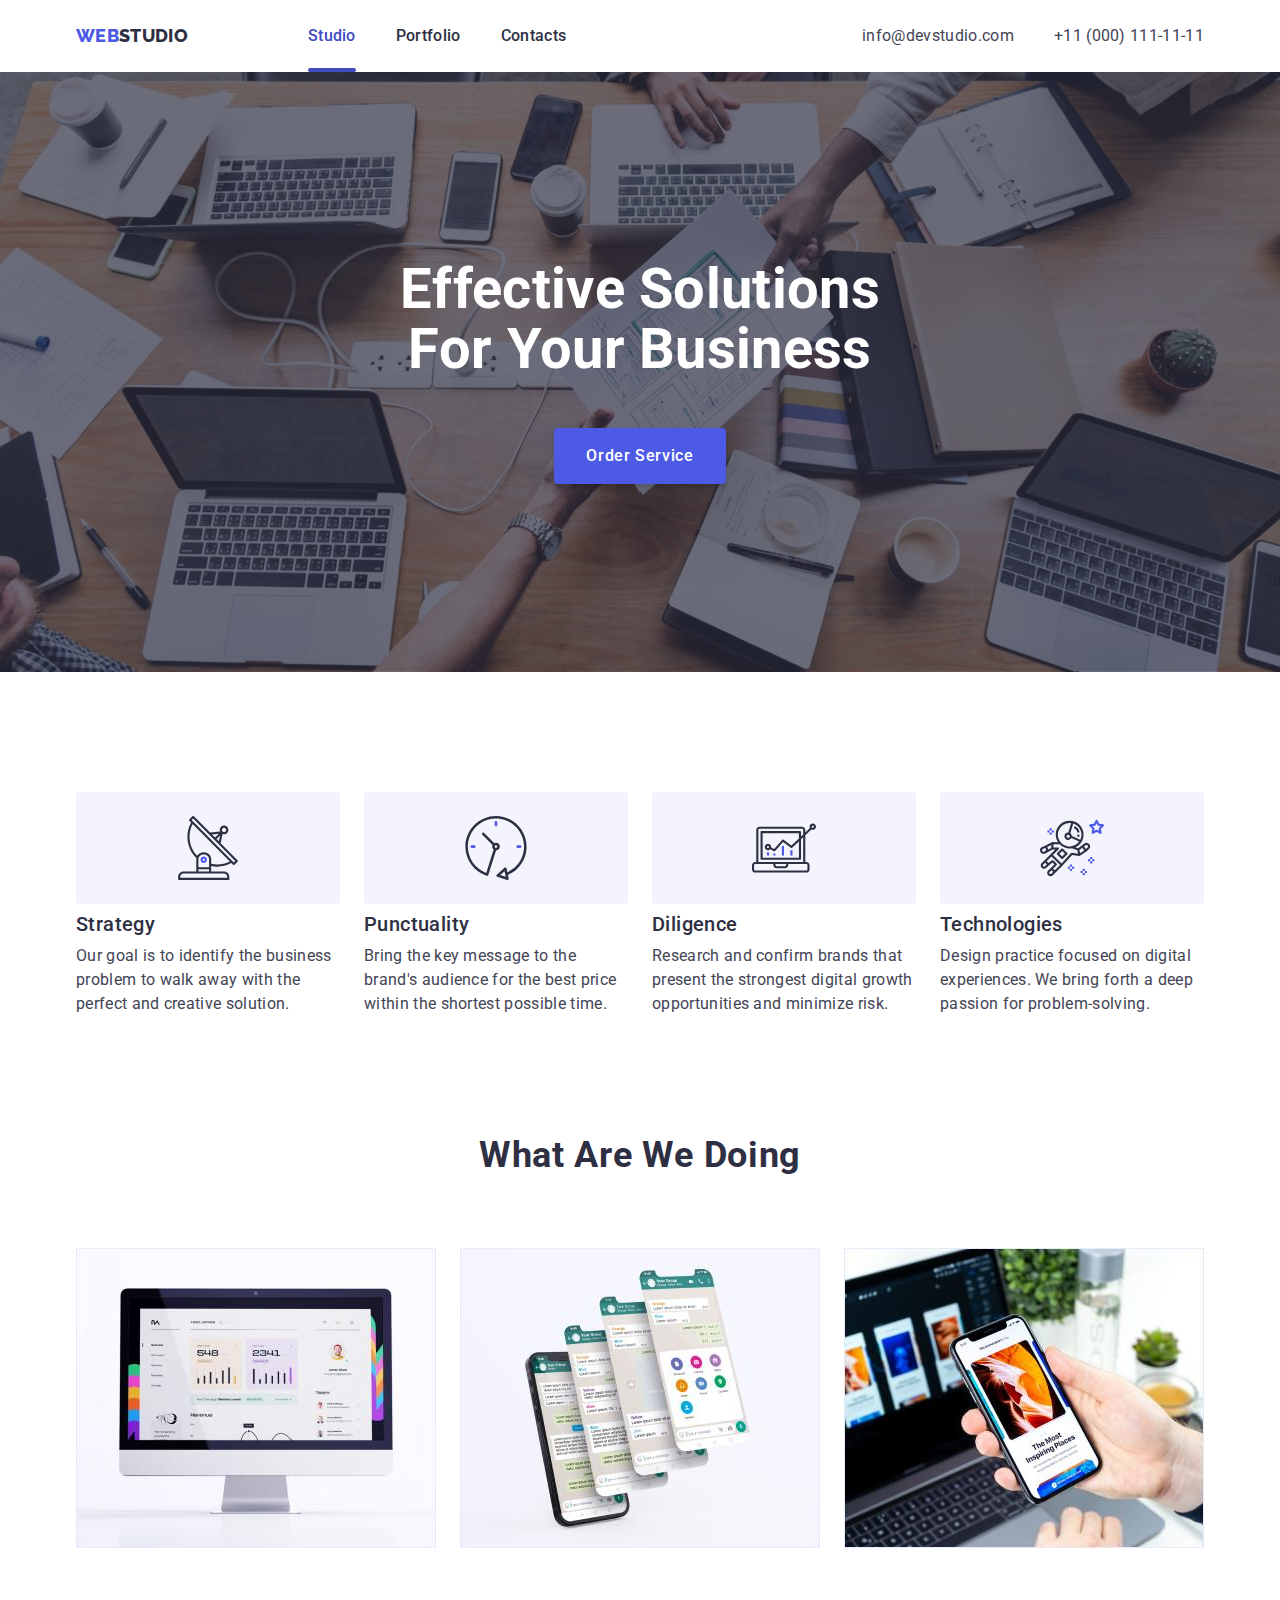
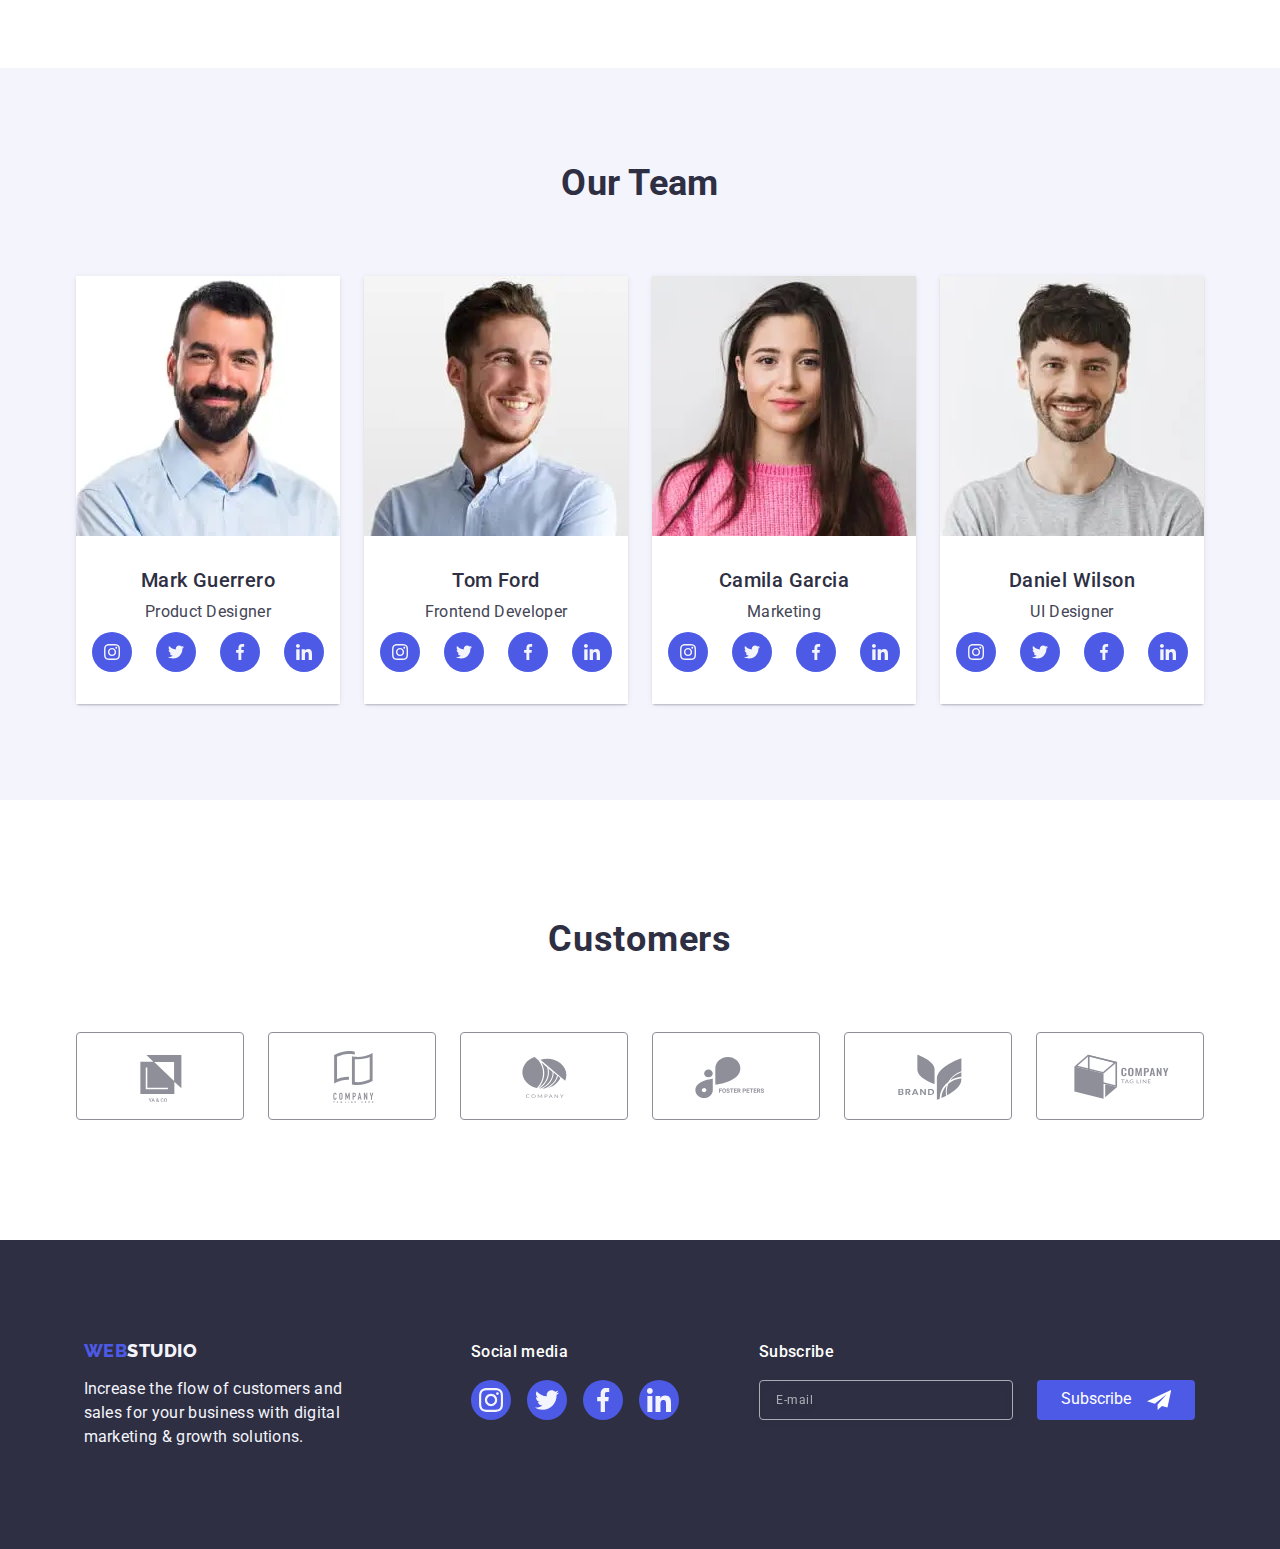
<file: index.html>
<!DOCTYPE html>
<html lang="en">
  <head>
    <link
      rel="stylesheet"
      href="https://cdnjs.cloudflare.com/ajax/libs/modern-normalize/1.1.0/modern-normalize.min.css"
    />
    <!-- <link rel="stylesheet" href="./css/style.css" /> -->
    <link rel="stylesheet" href="./css/MF.css">
    <meta charset="UTF-8" />
    <meta http-equiv="X-UA-Compatible" content="IE=edge" />
    <meta name="viewport" content="width=device-width, initial-scale=1.0" />
    <title>WebStudio</title>
    <link rel="preconnect" href="https://fonts.googleapis.com" />
    <link rel="preconnect" href="https://fonts.gstatic.com" crossorigin />
    <link
      href="https://fonts.googleapis.com/css2?family=Raleway:wght@800&family=Roboto:wght@400;500;700;900&display=swap"
      rel="stylesheet"
    />
  </head>
  <body>
    <!--===========================HEADER=================================-->
    <header class="section page-header">
      <div class="conteiner header-conteiner">
        <nav class="header-nav">
          <a class="link logo" href="./index.html">
            WEB<span class="web-color-header">STUDIO</span>
          </a>
          <ul class="list site-nav">
            <li class="header-menu">
              <a class="link link-menu active-page" href="./index.html"
                >Studio</a
              >
            </li>
            <li class="header-menu">
              <a class="link link-menu" href="./portfolio.html">Portfolio</a>
            </li>
            <li class="header-menu">
              <a class="link link-menu" href="">Contacts</a>
            </li>
          </ul>
        </nav>
        <button class="mobile-hamburger-menu" type="button" open-burger-menu>
          <svg class="burger-menu-icon" width="32" height="22">
                  <use href="./images/sprite.svg#icon-burger"></use>
                </svg>
        </button>
        
        <address class="address-header">
          <ul class="list header-contacts">
            <li>
              <a
                class="link contacts mail-contacts"
                href="mailto:info@devstudio.com"
                >info@devstudio.com</a
              >
            </li>
            <li>
              <a
                class="link contacts phone-number-contacts"
                href="tel:+110001111111"
                >+11 (000) 111-11-11</a
              >
            </li>
          </ul>
        </address>
       </div>
<!-- -----------------------MOBILE MENU------------------------------ -->
      <div class="mobile-menu is-hidden" burger-data-menu>
        
        <div class="conteiner mobile-menu-conteiner" >
          <div>
            <button type="button" class="button close-mobile-menu " close-menu-burger>
            <svg class="close-mobile-menu-icon" width="8" height="8">
            <use href="./images/sprite.svg#close-modal"></use>
            </svg>
            </button>
            
              <nav>
                <ul class="list nav-mobile-menu">
                  <li class="nav-mobile-menu-item"><a class="link mobile-menu-link active-page-menu" href="">Studio</a></li>
                  <li class="nav-mobile-menu-item"><a class="link mobile-menu-link" href="">Portfolio</a></li>
                  <li class="nav-mobile-menu-item"><a class="link mobile-menu-link" href="">Contacts</a></li>
                </ul>      
              </nav>
           </div>
           <div>
            <address>
            
              <ul class="list contact-modal-mobile">
                <li ><a
                  class="link contacts phone-number-contacts"
                  href="tel:+110001111111"
                  >+11 (000) 111-11-11</a
                ></li>
                <li class="mail-item"><a
                  class="link contacts mail-contacts"
                  href="mailto:info@devstudio.com"
                  >info@devstudio.com</a
                ></li>
              </ul>
            </address>
            <ul class="list social-mobile-menu">
              <li class="item item-social-mobile-menu">
                <a class="link social-mobile-menu-link" href="#">
                  <svg width="24" height="24">
                    <use href="./images/sprite.svg#icon-instagram"></use>
                  </svg>
                </a>
              </li>
              <li class="item-social-mobile-menu">
                <a class="link social-mobile-menu-link" href="#">
                  <svg width="24" height="24">
                    <use href="./images/sprite.svg#icon-twitter"></use>
                  </svg>
                </a>
              </li>
              <li class="item-social-mobile-menu">
                <a class="link social-mobile-menu-link" href="#">
                  <svg width="24" height="24">
                    <use href="./images/sprite.svg#icon-facebook"></use>
                  </svg>
                </a>
              </li>
              <li class="item-social-mobile-menu">
                <a class="link social-mobile-menu-link" href="#">
                  <svg width="24" height="24">
                    <use href="./images/sprite.svg#icon-linkedin"></use>
                  </svg>
                </a>
              </li>
            </ul>
            </div>
        </div>
      </div>
    </header>
    <!--======================HERO===========================-->
    <main>
      <section class="hero-section section">
        <div class="conteiner hero-conteiner">
          <h1 class="hero-title">Effective Solutions for Your Business</h1>
          <button type="button" class="hero-button" data-modal-open>
            Order Service
          </button>
        </div>
      </section>

      <!--=================Advantages======================-->

      <section class="section advantages-section">
        <div class="conteiner">
          <h2 hidden class="hidden-title">Advantages</h2>
          <ul class="advantages-list list">
            <li class="item advantages-item">
              <div class="advantages-icon">
                <svg width="64" height="64">
                  <use href="./images/sprite.svg#icon-antenna"></use>
                </svg>
              </div>
              <h3 class="advantages-title title">Strategy</h3>
              <p class="advantages-p paragraph">
                Our goal is to identify the business problem to walk away with
                the perfect and creative solution.
              </p>
            </li>
            <li class="item advantages-item">
              <div class="advantages-icon">
                <svg width="64" height="64">
                  <use href="./images/sprite.svg#icon-clock"></use>
                </svg>
              </div>
              <h3 class="advantages-title title">Punctuality</h3>
              <p class="advantages-p paragraph">
                Bring the key message to the brand's audience for the best price
                within the shortest possible time.
              </p>
            </li>
            <li class="item advantages-item">
              <div class="advantages-icon">
                <svg width="64" height="64">
                  <use href="./images/sprite.svg#icon-diagram"></use>
                </svg>
              </div>
              <h3 class="advantages-title title">Diligence</h3>
              <p class="advantages-p paragraph">
                Research and confirm brands that present the strongest digital
                growth opportunities and minimize risk.
              </p>
            </li>
            <li class="item advantages-item">
              <div class="advantages-icon">
                <svg width="64" height="64">
                  <use href="./images/sprite.svg#icon-astronaut"></use>
                </svg>
              </div>
              <h3 class="advantages-title title">Technologies</h3>
              <p class="advantages-p paragraph">
                Design practice focused on digital experiences. We bring forth a
                deep passion for problem-solving.
              </p>
            </li>
          </ul>
        </div>
      </section>

      <!--========================WHAT ARE WE GOING==============================-->

      <section class="section what-section">
        <div class="conteiner">
          <h2 class="what-title title">What are we doing</h2>
          <ul class="what-list list">
            <li class="item img-item what-card">
              <img
                class="item"
                src="./images/desctop.jpg"
                alt="Desctop IMac"
                width="360"
              />
            </li>
            <li class="item img-item what-card">
              <img
                class="item"
                src="./images/app.jpg"
                alt="The mobile application is open on the smartphone"
                width="360"
              />
            </li>
            <li class="item img-item what-card">
              <img
                class="item"
                src="./images/laptop.jpg"
                alt="Phone in hand and laptop on the table"
                width="360"
              />
            </li>
          </ul>
        </div>
      </section>

      <!--============================TEAM==============================-->

      <section class="section team-section">
        <div class="conteiner team-conteiner">
          <h2 class="team-title">Our Team</h2>
          <ul class="team-list list">
            <li class="item img-item team-card">
              <picture>
                <source srcset="./images/desktop-mark.webp 1x, ./images/desktop-mark@2x.webp 2x" media="(min-width: 1158px)" type="image/webp"/>
                <source srcset="./images/desktop-mark.jpg 1x, ./images/desktop-mark@2x.jpg 2x" media="(min-width: 1158px)" />
                <source srcset="./images/tablet-mark.webp 1x, ./images/tablet-mark@2x.webp 2x" media="(min-width: 768px)" type="image/webp"/>
                <source srcset="./images/tablet-mark.jpg 1x, ./images/tablet-mark@2x.jpg 2x" media="(min-width: 768px)" />
                <source srcset="./images/mobile-mark.webp 1x, ./images/mobile-mark@2x.webp 2x" media="(max-width: 767px)" type="image/webp"/>
                <source srcset="./images/mobile-mark.jpg 1x, ./images/mobile-mark@2x.jpg 2x" media="(max-width: 767px)" />
                
                <img
                src="./images/mark.jpg"
                alt="photo with image Mark Guerrero"
                width="264">
              </picture>
              
              <div class="comment-team-card">
                <h3 class="title">Mark Guerrero</h3>
                <p class="paragraph">Product Designer</p>
                <ul class="list social-list">
                  <li class="item social list-item">
                    <a href="" class="link social-list-link">
                      <svg class="social-list-icon" width="16" height="16">
                        <use href="./images/sprite.svg#icon-instagram"></use>
                      </svg>
                    </a>
                  </li>
                  <li class="item social-list-item">
                    <a href="" class="link social-list-link">
                      <svg class="social-list-icon" width="16" height="16">
                        <use href="./images/sprite.svg#icon-twitter"></use>
                      </svg>
                    </a>
                  </li>
                  <li class="item social-list-item">
                    <a href="" class="link social-list-link">
                      <svg class="social-list-icon" width="16" height="16">
                        <use href="./images/sprite.svg#icon-facebook"></use>
                      </svg>
                    </a>
                  </li>
                  <li class="item social-list-item">
                    <a href="" class="link social-list-link">
                      <svg class="social-list-icon" width="16" height="16">
                        <use href="./images/sprite.svg#icon-linkedin"></use>
                      </svg>
                    </a>
                  </li>
                </ul>
              </div>
            </li>

            <li class="item img-item team-card">
              <picture>
                <source srcset="./images/desktop-tom.webp 1x, ./images/desktop-tom@2x.webp 2x" media="(min-width: 1158px)" type="image/webp"/>
                <source srcset="./images/desktop-tom.jpg 1x, ./images/desktop-tom@2x.jpg 2x" media="(min-width: 1158px)" />
                <source srcset="./images/tablet-tom.webp 1x, ./images/tablet-tom@2x.webp 2x" media="(min-width: 768px)" type="image/webp"/>
                <source srcset="./images/tablet-tom.jpg 1x, ./images/tablet-tom@2x.jpg 2x" media="(min-width: 768px)" />
                <source srcset="./images/mobile-tom.webp 1x, ./images/mobile-tom@2x.webp 2x" media="(max-width: 767px)" type="image/webp"/>
                <source srcset="./images/mobile-tom.jpg 1x, ./images/mobile-tom@2x.jpg 2x" media="(max-width: 767px)" />
                
                <img
                src="./images/tom.jpg"
                alt="photo with image Tom Ford"
                width="264"
              />
              </picture>
              
              <div class="comment-team-card">
                <h3 class="title">Tom Ford</h3>
                <p class="paragraph">Frontend Developer</p>
                <ul class="list social-list">
                  <li class="item social list-item">
                    <a href="" class="link social-list-link">
                      <svg class="social-list-icon" width="16" height="16">
                        <use href="./images/sprite.svg#icon-instagram"></use>
                      </svg>
                    </a>
                  </li>
                  <li class="item social-list-item">
                    <a href="" class="link social-list-link">
                      <svg class="social-list-icon" width="16" height="16">
                        <use href="./images/sprite.svg#icon-twitter"></use>
                      </svg>
                    </a>
                  </li>
                  <li class="item social-list-item">
                    <a href="" class="link social-list-link">
                      <svg class="social-list-icon" width="16" height="16">
                        <use href="./images/sprite.svg#icon-facebook"></use>
                      </svg>
                    </a>
                  </li>
                  <li class="item social-list-item">
                    <a href="" class="link social-list-link">
                      <svg class="social-list-icon" width="16" height="16">
                        <use href="./images/sprite.svg#icon-linkedin"></use>
                      </svg>
                    </a>
                  </li>
                </ul>
              </div>
            </li>
            <li class="item img-item team-card">
              <picture>
                <source srcset="./images/desktop-camila.webp 1x, ./images/desktop-camila@2x.webp 2x" media="(min-width: 1158px)" type="image/webp"/>
                <source srcset="./images/desktop-camila.jpg 1x, ./images/desktop-camila@2x.jpg 2x" media="(min-width: 1158px)" />
                <source srcset="./images/tablet-camila.webp 1x, ./images/tablet-camila@2x.webp 2x" media="(min-width: 768px)" type="image/webp"/>
                <source srcset="./images/tablet-camila.jpg 1x, ./images/tablet-camila@2x.jpg 2x" media="(min-width: 768px)" />
                <source srcset="./images/mobile-camila.webp 1x, ./images/mobile-camila@2x.webp 2x" media="(max-width: 767px)" type="image/webp"/>
                <source srcset="./images/mobile-camila.jpg 1x, ./images/mobile-camila@2x.jpg 2x" media="(max-width: 767px)" />
                
                <img
                src="./images/camila.jpg"
                alt="photo with image Camila Garcia"
                width="264"
              />
              </picture>
              
              <div class="comment-team-card">
                <h3 class="title">Camila Garcia</h3>
                <p class="paragraph">Marketing</p>
                <ul class="list social-list">
                  <li class="item social list-item">
                    <a href="" class="link social-list-link">
                      <svg class="social-list-icon" width="16" height="16">
                        <use href="./images/sprite.svg#icon-instagram"></use>
                      </svg>
                    </a>
                  </li>
                  <li class="item social-list-item">
                    <a href="" class="link social-list-link">
                      <svg class="social-list-icon" width="16" height="16">
                        <use href="./images/sprite.svg#icon-twitter"></use>
                      </svg>
                    </a>
                  </li>
                  <li class="item social-list-item">
                    <a href="" class="link social-list-link">
                      <svg class="social-list-icon" width="16" height="16">
                        <use href="./images/sprite.svg#icon-facebook"></use>
                      </svg>
                    </a>
                  </li>
                  <li class="item social-list-item">
                    <a href="" class="link social-list-link">
                      <svg class="social-list-icon" width="16" height="16">
                        <use href="./images/sprite.svg#icon-linkedin"></use>
                      </svg>
                    </a>
                  </li>
                </ul>
              </div>
            </li>
            <li class="item img-item team-card">
              <picture>
                <source srcset="./images/desktop-daniel.webp 1x, ./images/desktop-daniel@2x.webp 2x" media="(min-width: 1158px)" type="image/webp"/>
                <source srcset="./images/desktop-daniel.jpg 1x, ./images/desktop-daniel@2x.jpg 2x" media="(min-width: 1158px)" />
                <source srcset="./images/tablet-daniel.webp 1x, ./images/tablet-daniel@2x.webp 2x" media="(min-width: 768px)" type="image/webp"/>
                <source srcset="./images/tablet-daniel.jpg 1x, ./images/tablet-daniel@2x.jpg 2x" media="(min-width: 768px)" />
                <source srcset="./images/mobile-daniel.webp 1x, ./images/mobile-daniel@2x.webp 2x" media="(max-width: 767px)" type="image/webp"/>
                <source srcset="./images/mobile-daniel.jpg 1x, ./images/mobile-daniel@2x.jpg 2x" media="(max-width: 767px)" />
                
                <img
                src="./images/daniel.jpg"
                alt="photo with image Daniel Wilson"
                width="264"
              />
              </picture>
              
              <div class="comment-team-card">
                <h3 class="title">Daniel Wilson</h3>
                <p class="paragraph">UI Designer</p>
                <ul class="list social-list">
                  <li class="item social list-item">
                    <a href="" class="link social-list-link">
                      <svg class="social-list-icon" width="16" height="16">
                        <use href="./images/sprite.svg#icon-instagram"></use>
                      </svg>
                    </a>
                  </li>
                  <li class="item social-list-item">
                    <a href="" class="link social-list-link">
                      <svg class="social-list-icon" width="16" height="16">
                        <use href="./images/sprite.svg#icon-twitter"></use>
                      </svg>
                    </a>
                  </li>
                  <li class="item social-list-item">
                    <a href="" class="link social-list-link">
                      <svg class="social-list-icon" width="16" height="16">
                        <use href="./images/sprite.svg#icon-facebook"></use>
                      </svg>
                    </a>
                  </li>
                  <li class="item social-list-item">
                    <a href="" class="link social-list-link">
                      <svg class="social-list-icon" width="16" height="16">
                        <use href="./images/sprite.svg#icon-linkedin"></use>
                      </svg>
                    </a>
                  </li>
                </ul>
              </div>
            </li>
          </ul>
        </div>
      </section>
      <!--============================CUSTOMERS==============================-->

      <section class="section customers-section">
        <div class="conteiner customers-conteiner">
          <h2 class="title customers-title">Customers</h2>
          <ul class="list list-customers">
            <li class="item item-customers">
              <a class="icon-customers-link" href="#">
                <svg width="104" height="56">
                  <use href="./images/sprite.svg#icon-Logo"></use>
                </svg>
              </a>
            </li>
            <li class="item item-customers">
              <a class="icon-customers-link" href="#">
                <svg width="110" height="56">
                  <use href="./images/sprite.svg#icon-Logo-2"></use>
                </svg>
              </a>
            </li>
            <li class="item item-customers">
              <a class="icon-customers-link" href="#">
                <svg width="110" height="56">
                  <use href="./images/sprite.svg#icon-Logo-3"></use>
                </svg>
              </a>
            </li>
            <li class="item item-customers">
              <a class="icon-customers-link" href="#">
                <svg width="110" height="56">
                  <use href="./images/sprite.svg#icon-Logo-4"></use>
                </svg>
              </a>
            </li>
            <li class="item item-customers">
              <a class="icon-customers-link" href="#">
                <svg width="110" height="56">
                  <use href="./images/sprite.svg#icon-Logo-5"></use>
                </svg>
              </a>
            </li>
            <li class="item item-customers">
              <a class="icon-customers-link" href="#">
                <svg width="110" height="56">
                  <use href="./images/sprite.svg#icon-Logo-6"></use>
                </svg>
              </a>
            </li>
          </ul>
        </div>
      </section>
    </main>
    <!--==================================FOOTER=============================-->
    <footer class="section footer-section">
      <div class="conteiner conteiner-flex">
        <div class="footer-conteiner">
          <a class="link logo-footer" href="./index.html"
            >WEB<span class="web-color-footer">STUDIO</span>
          </a>
          <p class="text-footer">
            Increase the flow of customers and sales for your business with
            digital marketing & growth solutions.
          </p>
        </div>
        <div class="conteiner-media-footer">
          <p class="title-media-footer">Social media</p>
          <ul class="list media-footer">
            <li class="item-media-footer">
              <a class="link footer-social-link" href="#">
                <svg class="social-list-icon" width="24" height="24">
                  <use href="./images/sprite.svg#icon-instagram"></use>
                </svg>
              </a>
            </li>
            <li class="item-media-footer">
              <a class="link footer-social-link" href="#">
                <svg width="24" height="24">
                  <use href="./images/sprite.svg#icon-twitter"></use>
                </svg>
              </a>
            </li>
            <li class="item-media-footer">
              <a class="link footer-social-link" href="#">
                <svg width="24" height="24">
                  <use href="./images/sprite.svg#icon-facebook"></use>
                </svg>
              </a>
            </li>
            <li class="item-media-footer">
              <a class="link footer-social-link" href="#">
                <svg width="24" height="24">
                  <use href="./images/sprite.svg#icon-linkedin"></use>
                </svg>
              </a>
            </li>
          </ul>
        </div>
        <div class="subscribe-conteiner">
          <p class="subsrcibe-footer-text">Subscribe</p>
          <form class="subscribe-form-footer">
            <input class="subscribe-input-footer" type="email" placeholder="E-mail">
            <button class="subscribe-button" type="submit">Subscribe 
              <svg width="24" height="24">
                  <use href="./images/sprite.svg#icon-send-footer"></use>
                </svg></button>
          </form>
        </div>
      </div>
    </footer>

    <!-- =========================МОДАЛКА=============================== -->
    <div class="backdrop is-hidden" data-modal>
      <div class="modal">
  <button type="button" class="close-modal-btn" data-modal-close>
    <svg class="close-modal-icon">
      <use href="./images/sprite.svg#close-modal"></use>
    </svg>
  </button>
  <p class="modal-title">Leave your contacts and we will call you back</p>
  <form class="modal-form">
      <label class="modal-label" for="user-name"> Name</label>
      <div class="modal-fild">
        <input
          class="modal-input"
          id="user-name"
          type="text"
          name="user-name"
          required
        />
        <svg class="input-icon" width="18" height="24">
          <use href="./images/sprite.svg#icon-person"></use>
        </svg>
      </div>

      <label class="modal-label" for="user-tel"> Tel</label>
      <div class="modal-fild">
        <input
          class="modal-input"
          id="user-tel"
          type="tel"
          name="user-tel"
          required
        />
        <svg class="input-icon" width="18" height="24">
          <use href="./images/sprite.svg#icon-phone"></use>
        </svg>
      </div>

      <label class="modal-label" for="user-email"> Email</label>
      <div class="modal-fild">
        <input
          class="modal-input"
          id="user-email"
          type="email"
          name="user-email"
          required
        />
        <svg class="input-icon" width="18" height="24">
          <use href="./images/sprite.svg#icon-email"></use>
        </svg>
      </div>
      <label class="modal-label" for="comment">Comment</label>
      <textarea
      placeholder="Text input"
        class="modal-textarea"
        name="comment"
        id="comment"  
      ></textarea>

    <input
      class="modal-check visually-hidden"
      type="checkbox"
      name="privacy-policy"
      id="privacy-policy"
    />
    <label class="modal-checbox" for="privacy-policy">
      I accept the terms and conditions of the&nbsp;
      <a href="" class="modal-policy">Privacy Policy</a>
    </label>

    <button type="submit" class="modal-button-send">Send</button>
  </form>
</div>
    <script src="./js/mobile-menu.js" type="module"></script>
    <script src="./js/modal.js" type="module"></script>
</body>
</html>
</file>
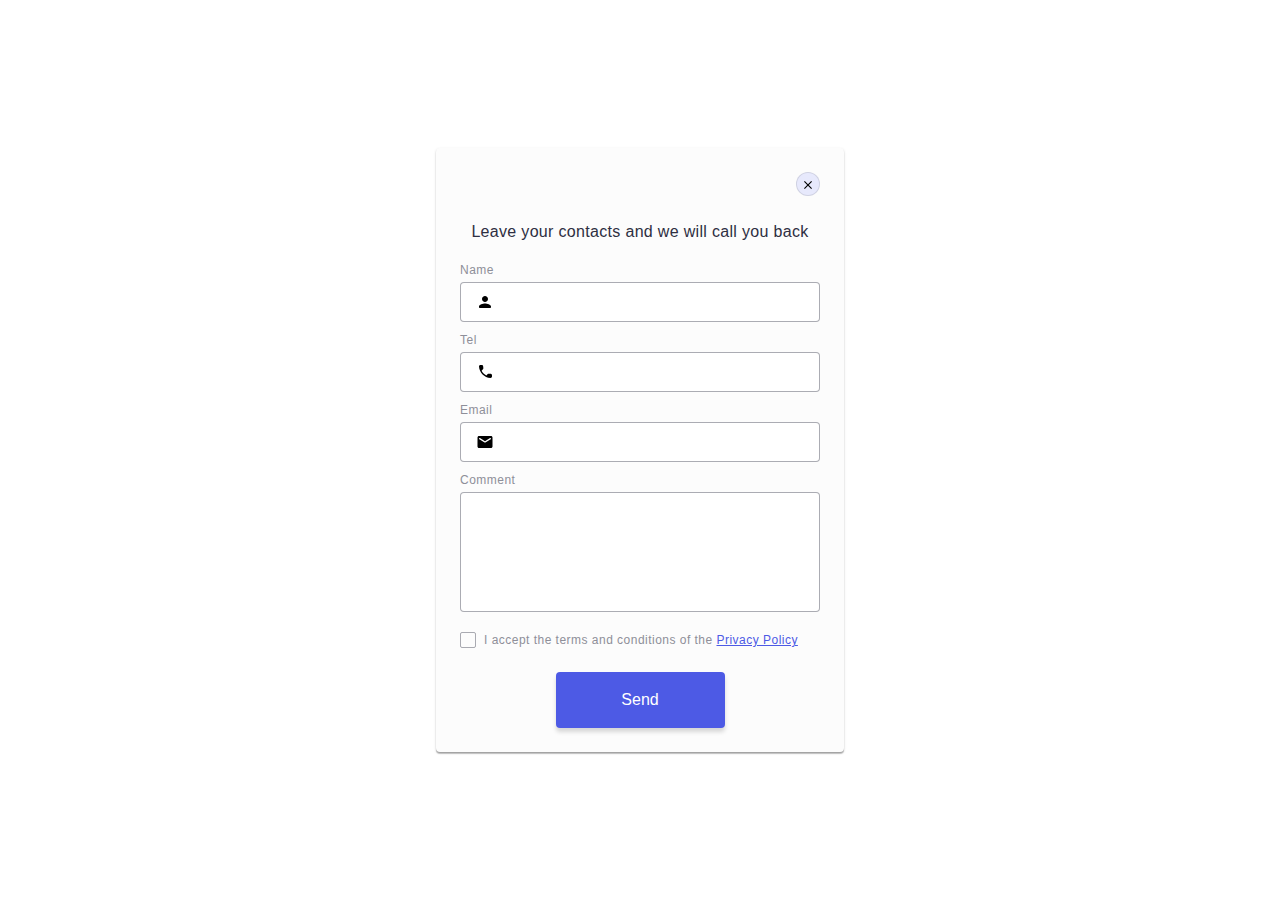
<file: modal.html>
<!DOCTYPE html>
<html lang="en">
  <head>
    <meta charset="UTF-8" />
    <meta http-equiv="X-UA-Compatible" content="IE=edge" />
    <meta name="viewport" content="width=device-width, initial-scale=1.0" />
    <title>modal</title>
    <link rel="stylesheet" href="../css/style.css" />
  </head>
  <body></body>
</html>

<div class="modal">
  <button type="button" class="close-modal-btn" data-modal-close>
    <svg class="close-modal-icon">
      <use href="./images/sprite.svg#close-modal"></use>
    </svg>
  </button>
  <p class="modal-title">Leave your contacts and we will call you back</p>
  <form class="modal-form">
    <div class="modal-value-div">
      <label class="modal-label" for="user-name"> Name</label>
      <div class="modal-fild">
        <input
          class="modal-input"
          id="user-name"
          type="text"
          name="user-name"
          required
        />
        <svg class="input-icon" width="18" height="24">
          <use href="./images/sprite.svg#icon-person"></use>
        </svg>
      </div>

      <label class="modal-label" for="user-tel"> Tel</label>
      <div class="modal-fild">
        <input
          class="modal-input"
          id="user-tel"
          type="tel"
          name="user-tel"
          required
        />
        <svg class="input-icon" width="18" height="24">
          <use href="./images/sprite.svg#icon-phone"></use>
        </svg>
      </div>

      <label class="modal-label" for="user-email"> Email</label>
      <div class="modal-fild">
        <input
          class="modal-input"
          id="user-email"
          type="email"
          name="user-email"
          required
        />
        <svg class="input-icon" width="18" height="24">
          <use href="./images/sprite.svg#icon-email"></use>
        </svg>
      </div>
      <label class="modal-label" for="comment">Comment</label>
      <textarea
        class="modal-textarea"
        name="comment"
        id="comment"
        placeholder="Text input"
      >
      </textarea>
    </div>

    <input
      class="modal-check visually-hidden"
      type="checkbox"
      name="privacy-policy"
      id="privacy-policy"
    />
    <label class="modal-checbox" for="privacy-policy">
      I accept the terms and conditions of the&nbsp;
      <a href="" class="modal-policy">Privacy Policy</a>
    </label>

    <button type="submit" class="modal-button-send">Send</button>
  </form>
</div>
</file>
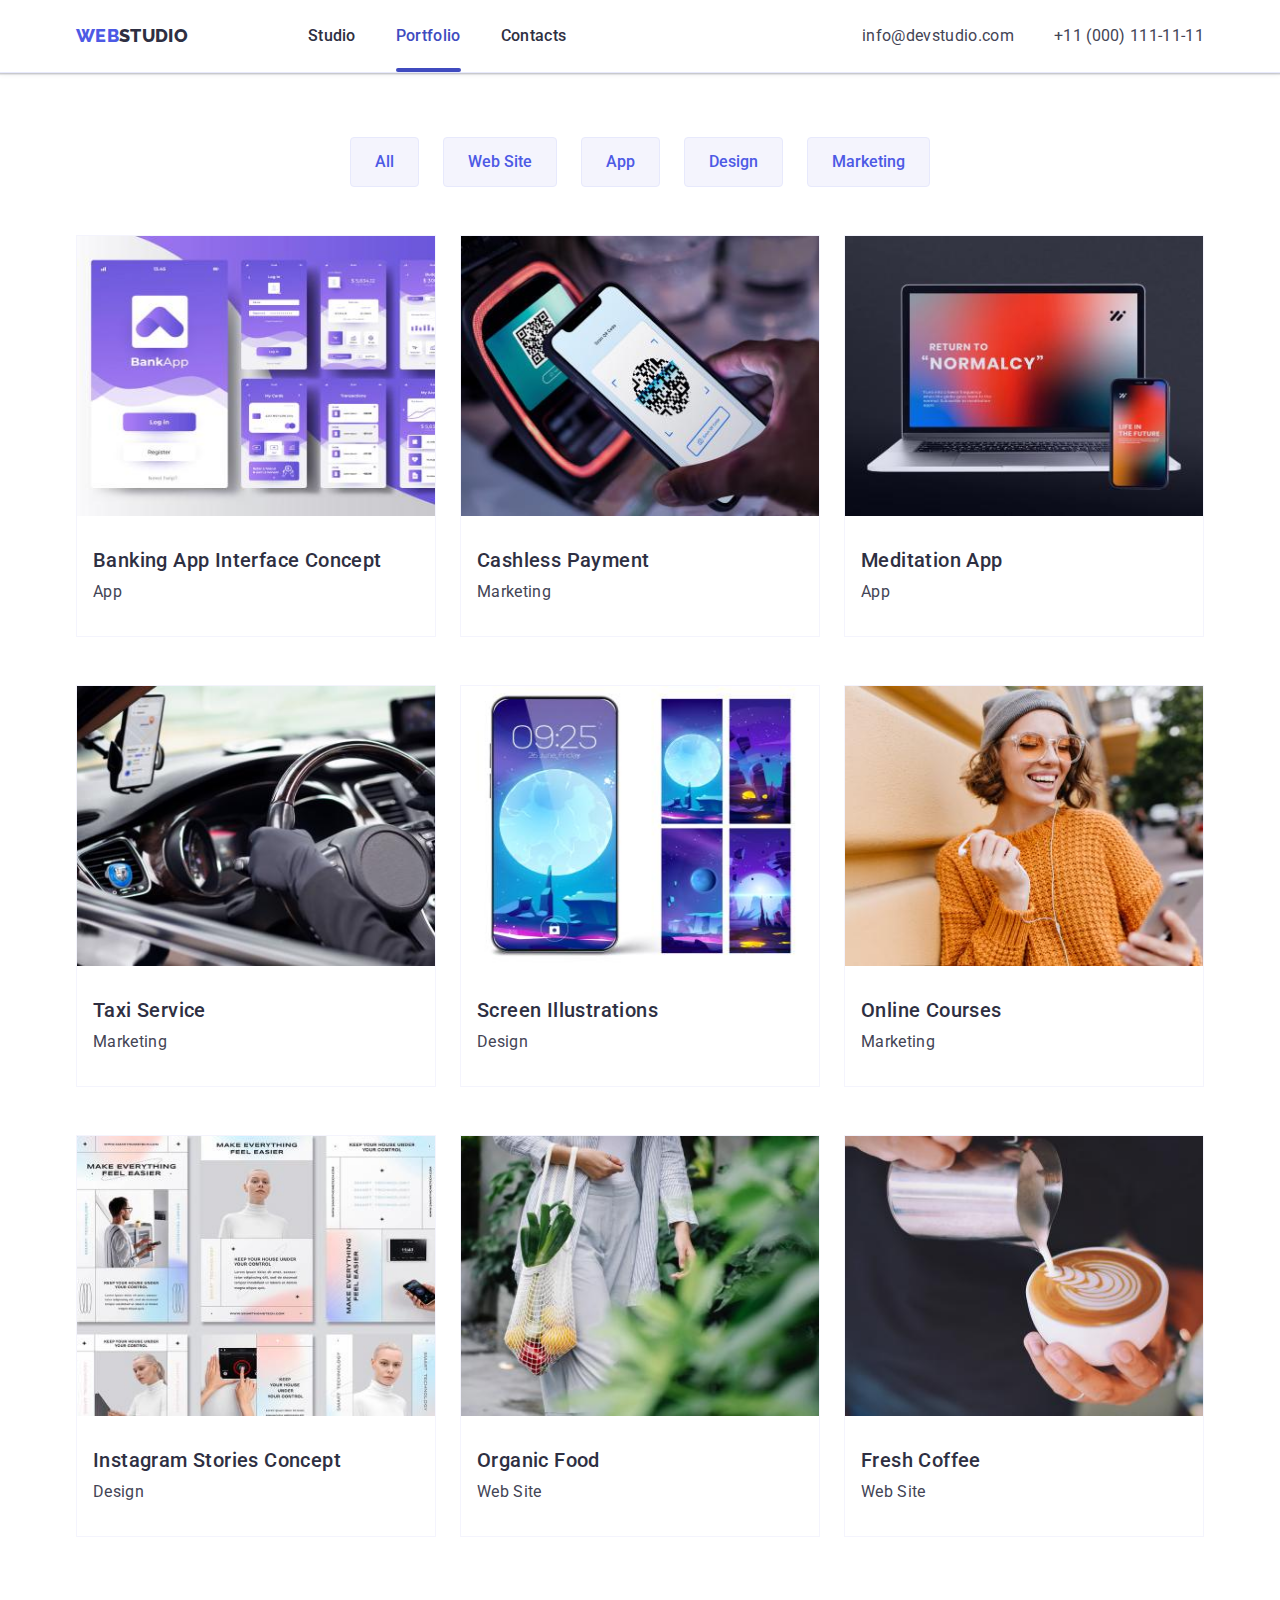
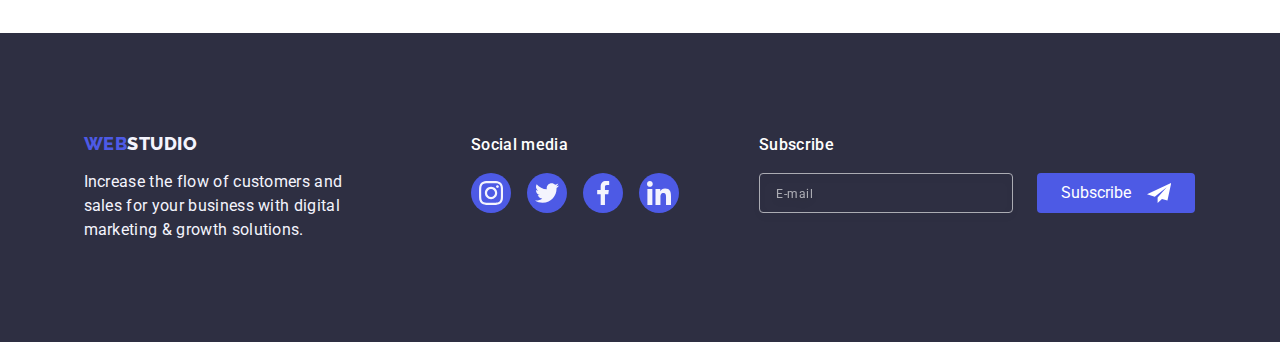
<file: portfolio.html>
<!DOCTYPE html>
<html lang="en">
  <head>
    <link
      rel="stylesheet"
      href="https://cdnjs.cloudflare.com/ajax/libs/modern-normalize/1.1.0/modern-normalize.min.css"
    />
    <!-- <link rel="stylesheet" href="./css/style.css" /> -->
    <link rel="stylesheet" href="./css/MF.css" />
    <meta charset="UTF-8" />
    <meta http-equiv="X-UA-Compatible" content="IE=edge" />
    <meta name="viewport" content="width=device-width, initial-scale=1.0" />
    <title>Portfolio</title>
    <link rel="preconnect" href="https://fonts.googleapis.com" />
    <link rel="preconnect" href="https://fonts.gstatic.com" crossorigin />
    <link
      href="https://fonts.googleapis.com/css2?family=Raleway:wght@800&family=Roboto:wght@400;500;700;900&display=swap"
      rel="stylesheet"
    />
  </head>

  <body>
    <!--===========================HEADER=================================-->
    <header class="section page-header portfolio-header">
      <div class="conteiner header-conteiner">
        <nav class="header-nav">
          <a class="link logo" href="./index.html">
            WEB<span class="web-color-header">STUDIO</span>
          </a>
          <ul class="list site-nav">
            <li class="header-menu">
              <a class="link link-menu" href="./index.html">Studio</a>
            </li>
            <li class="header-menu">
              <a class="link link-menu active-page" href="./portfolio.html"
                >Portfolio</a
              >
            </li>
            <li class="header-menu">
              <a class="link link-menu" href="">Contacts</a>
            </li>
          </ul>
        </nav>
        <button class="mobile-hamburger-menu" type="button" open-burger-menu>
          <svg class="burger-menu-icon" width="32" height="22">
            <use href="./images/sprite.svg#icon-burger"></use>
          </svg>
        </button>

        <address class="address-header">
          <ul class="list header-contacts">
            <li>
              <a
                class="link contacts mail-contacts"
                href="mailto:info@devstudio.com"
                >info@devstudio.com</a
              >
            </li>
            <li>
              <a
                class="link contacts phone-number-contacts"
                href="tel:+110001111111"
                >+11 (000) 111-11-11</a
              >
            </li>
          </ul>
        </address>
      </div>

      <div class="mobile-menu is-hidden" burger-data-menu>
        <div class="conteiner mobile-menu-conteiner">
          <div>
            <button
              type="button"
              class="button close-mobile-menu"
              close-menu-burger
            >
              <svg class="close-mobile-menu-icon" width="8" height="8">
                <use href="./images/sprite.svg#close-modal"></use>
              </svg>
            </button>

            <nav>
              <ul class="list nav-mobile-menu">
                <li class="nav-mobile-menu-item">
                  <a class="link mobile-menu-link" href="">Studio</a>
                </li>
                <li class="nav-mobile-menu-item">
                  <a class="link mobile-menu-link" href="">Portfolio</a>
                </li>
                <li class="nav-mobile-menu-item">
                  <a class="link mobile-menu-link" href="">Contacts</a>
                </li>
              </ul>
            </nav>
          </div>
          <div>
            <address>
              <ul class="list contact-modal-mobile">
                <li>
                  <a
                    class="link contacts phone-number-contacts"
                    href="tel:+110001111111"
                    >+11 (000) 111-11-11</a
                  >
                </li>
                <li class="mail-item">
                  <a
                    class="link contacts mail-contacts"
                    href="mailto:info@devstudio.com"
                    >info@devstudio.com</a
                  >
                </li>
              </ul>
            </address>
            <ul class="list social-mobile-menu">
              <li class="item item-social-mobile-menu">
                <a class="link social-mobile-menu-link" href="#">
                  <svg width="24" height="24">
                    <use href="./images/sprite.svg#icon-instagram"></use>
                  </svg>
                </a>
              </li>
              <li class="item-social-mobile-menu">
                <a class="link social-mobile-menu-link" href="#">
                  <svg width="24" height="24">
                    <use href="./images/sprite.svg#icon-twitter"></use>
                  </svg>
                </a>
              </li>
              <li class="item-social-mobile-menu">
                <a class="link social-mobile-menu-link" href="#">
                  <svg width="24" height="24">
                    <use href="./images/sprite.svg#icon-facebook"></use>
                  </svg>
                </a>
              </li>
              <li class="item-social-mobile-menu">
                <a class="link social-mobile-menu-link" href="#">
                  <svg width="24" height="24">
                    <use href="./images/sprite.svg#icon-linkedin"></use>
                  </svg>
                </a>
              </li>
            </ul>
          </div>
        </div>
      </div>
    </header>
    <!--================================MAIN=============================-->
    <main>
      <section class="section portfolio-section">
        <h1 hidden>Portfolio</h1>
        <div class="conteiner portfolio-conteiner">
          <ul class="list page-nav">
            <li class="nav-item">
              <button class="portfolio-button" type="button">All</button>
            </li>
            <li class="nav-item">
              <button class="portfolio-button" type="button">Web Site</button>
            </li>
            <li class="nav-item">
              <button class="portfolio-button" type="button">App</button>
            </li>
            <li class="nav-item">
              <button class="portfolio-button" type="button">Design</button>
            </li>
            <li class="nav-item">
              <button class="portfolio-button" type="button">Marketing</button>
            </li>
          </ul>
          <ul class="list card-list">
            <li class="portfolio-card-list">
              <a class="link portfolio-card-link" href="">
                <div class="overlay-conteiner">
                  <img
                    src="./images/bankingapp.jpg"
                    alt="Banking app interface 7 screen"
                    width="360"
                  />
                  <p class="overlay">
                    Stylish and User-Friendly App Design Concepts · Task Manager
                    App · Calorie Tracker App · Exotic Fruit Ecommerce App ·
                    Cloud Storage App
                  </p>
                </div>
                <div class="portfolio-card-description">
                  <h2 class="title">Banking App Interface Concept</h2>
                  <p class="paragraph">App</p>
                </div>
              </a>
            </li>
            <li class="portfolio-card-list">
              <a class="link portfolio-card-link" href="">
                <div class="overlay-conteiner">
                  <img
                    src="./images/cashless.jpg"
                    alt="payment by reading the QR code"
                    width="360"
                  />
                  <p class="overlay">
                    Stylish and User-Friendly App Design Concepts · Task Manager
                    App · Calorie Tracker App · Exotic Fruit Ecommerce App ·
                    Cloud Storage App
                  </p>
                </div>
                <div class="portfolio-card-description">
                  <h2 class="title">Cashless Payment</h2>
                  <p class="paragraph">Marketing</p>
                </div>
              </a>
            </li>
            <li class="portfolio-card-list">
              <a class="link portfolio-card-link" href=""
                ><div class="overlay-conteiner">
                  <img
                    src="./images/mediationapp.jpg"
                    alt="phone and laptop with an open mediation app"
                    width="360"
                  />
                  <p class="overlay">
                    Stylish and User-Friendly App Design Concepts · Task Manager
                    App · Calorie Tracker App · Exotic Fruit Ecommerce App ·
                    Cloud Storage App
                  </p>
                </div>
                <div class="portfolio-card-description">
                  <h2 class="title">Meditation App</h2>
                  <p class="paragraph">App</p>
                </div>
              </a>
            </li>
            <li class="portfolio-card-list">
              <a class="link portfolio-card-link" href=""
                ><div class="overlay-conteiner">
                  <img
                    src="./images/taxi.jpg"
                    alt="the driver in gloves holds the steering wheel"
                    width="360"
                  />
                  <p class="overlay">
                    Stylish and User-Friendly App Design Concepts · Task Manager
                    App · Calorie Tracker App · Exotic Fruit Ecommerce App ·
                    Cloud Storage App
                  </p>
                </div>

                <div class="portfolio-card-description">
                  <h2 class="title">Taxi Service</h2>
                  <p class="paragraph">Marketing</p>
                </div>
              </a>
            </li>
            <li class="portfolio-card-list">
              <a class="link portfolio-card-link" href=""
                ><div class="overlay-conteiner">
                  <img
                    src="./images/screen.jpg"
                    alt="phone and 4 different screensavers are displayed next to it"
                    width="360"
                  />
                  <p class="overlay">
                    Stylish and User-Friendly App Design Concepts · Task Manager
                    App · Calorie Tracker App · Exotic Fruit Ecommerce App ·
                    Cloud Storage App
                  </p>
                </div>

                <div class="portfolio-card-description">
                  <h2 class="title">Screen Illustrations</h2>
                  <p class="paragraph">Design</p>
                </div>
              </a>
            </li>
            <li class="portfolio-card-list">
              <a class="link portfolio-card-link" href="">
                <div class="overlay-conteiner">
                  <img
                    src="./images/online.jpg"
                    alt="a girl in headphones smiles and looks at the phone"
                    width="360"
                  />
                  <p class="overlay">
                    Stylish and User-Friendly App Design Concepts · Task Manager
                    App · Calorie Tracker App · Exotic Fruit Ecommerce App ·
                    Cloud Storage App
                  </p>
                </div>

                <div class="portfolio-card-description">
                  <h2 class="title">Online Courses</h2>
                  <p class="paragraph">Marketing</p>
                </div>
              </a>
            </li>
            <li class="portfolio-card-list">
              <a class="link portfolio-card-link" href=""
                ><div class="overlay-conteiner">
                  <img
                    src="./images/insta.jpg"
                    alt="new concept insta-sstories"
                    width="360"
                  />
                  <p class="overlay">
                    Stylish and User-Friendly App Design Concepts · Task Manager
                    App · Calorie Tracker App · Exotic Fruit Ecommerce App ·
                    Cloud Storage App
                  </p>
                </div>

                <div class="portfolio-card-description">
                  <h2 class="title">Instagram Stories Concept</h2>
                  <p class="paragraph">Design</p>
                </div>
              </a>
            </li>
            <li class="portfolio-card-list">
              <a class="link portfolio-card-link" href=""
                ><div class="overlay-conteiner">
                  <img
                    src="./images/organic.jpg"
                    alt="girl with organic food grid"
                    width="360"
                  />
                  <p class="overlay">
                    Stylish and User-Friendly App Design Concepts · Task Manager
                    App · Calorie Tracker App · Exotic Fruit Ecommerce App ·
                    Cloud Storage App
                  </p>
                </div>

                <div class="portfolio-card-description">
                  <h2 class="title">Organic Food</h2>
                  <p class="paragraph">Web Site</p>
                </div>
              </a>
            </li>
            <li class="portfolio-card-list">
              <a class="link portfolio-card-link" href=""
                ><div class="overlay-conteiner">
                  <img
                    src="./images/cofee.jpg"
                    alt="barista holds a cup of coffee and paints with milk"
                    width="360"
                  />
                  <p class="overlay">
                    Stylish and User-Friendly App Design Concepts · Task Manager
                    App · Calorie Tracker App · Exotic Fruit Ecommerce App ·
                    Cloud Storage App
                  </p>
                </div>

                <div class="portfolio-card-description">
                  <h2 class="title">Fresh Coffee</h2>
                  <p class="paragraph">Web Site</p>
                </div>
              </a>
            </li>
          </ul>
        </div>
      </section>
    </main>
    <!--==================================FOOTER=============================-->
    <footer class="section footer-section">
      <div class="conteiner conteiner-flex">
        <div class="footer-conteiner">
          <a class="link logo-footer" href="./index.html"
            >WEB<span class="web-color-footer">STUDIO</span>
          </a>
          <p class="text-footer">
            Increase the flow of customers and sales for your business with
            digital marketing & growth solutions.
          </p>
        </div>
        <div class="conteiner-media-footer">
          <p class="title-media-footer">Social media</p>
          <ul class="list media-footer">
            <li class="item-media-footer">
              <a class="link footer-social-link" href="#">
                <svg class="social-list-icon" width="24" height="24">
                  <use href="./images/sprite.svg#icon-instagram"></use>
                </svg>
              </a>
            </li>
            <li class="item-media-footer">
              <a class="link footer-social-link" href="#">
                <svg width="24" height="24">
                  <use href="./images/sprite.svg#icon-twitter"></use>
                </svg>
              </a>
            </li>
            <li class="item-media-footer">
              <a class="link footer-social-link" href="#">
                <svg width="24" height="24">
                  <use href="./images/sprite.svg#icon-facebook"></use>
                </svg>
              </a>
            </li>
            <li class="item-media-footer">
              <a class="link footer-social-link" href="#">
                <svg width="24" height="24">
                  <use href="./images/sprite.svg#icon-linkedin"></use>
                </svg>
              </a>
            </li>
          </ul>
        </div>
        <div class="subscribe-conteiner">
          <p class="subsrcibe-footer-text">Subscribe</p>
          <form class="subscribe-form-footer">
            <input
              class="subscribe-input-footer"
              type="email"
              placeholder="E-mail"
            />
            <button class="subscribe-button" type="submit">
              Subscribe
              <svg width="24" height="24">
                <use href="./images/sprite.svg#icon-send-footer"></use>
              </svg>
            </button>
          </form>
        </div>
      </div>
    </footer>
    <script src="./js/mobile-menu.js" type="module"></script>
  </body>
</html>
</file>
<file: css/style.css>
html {
  box-sizing: border-box;
}
*,
*::before,
*::after {
  box-sizing: inherit;
}

:root {
  --primary-font: "Roboto", sans-serif;
  --secondary-font: "Relawey", sans-serif;
  --accent-color: #404bbf;
  --bgcolor-primary: #e5e5e5;
  --white-color: #ffffff;
  --primary-color: #2e2f42;
  --text-color: #434455;
  --web-color: #4d5ae5;
  --footer-text: #e7e9fc;
  --primary-color-in-dark-them: #f4f4fd;
  --card-set-gap: 24px;
  --section-gap: 120px;
  --transition: 250ms cubic-bezier(0.4, 0, 0.2, 1);
}
body {
  font-family: var(--primary-font);
  color: var(--text-color);
  letter-spacing: 0.02em;
  font-size: 16px;
}
/*============================Загальні====================================*/
.visually-hidden {
  position: absolute;
  width: 1px;
  height: 1px;
  margin: -1px;
  padding: 0;
  overflow: hidden;
  border: 0;
  clip: rect(0 0 0 0);
}
h1,
h2,
h3,
h4,
p {
  margin-top: 0;
  margin-bottom: 0;
}
a {
  color: var(--primary-color);
}
ul {
  padding: 0;
  margin: 0;
  padding-left: 0;
}
img {
  display: block;
}
button {
  cursor: pointer;
}
.list {
  list-style: none;
  text-decoration: none;
}
.link {
  list-style: none;
  text-decoration: none;
}
.title {
  color: var(--primary-color);
  font-weight: 500;
  font-size: 20px;
  line-height: 1.2;
  letter-spacing: 0.02em;
  margin: 0;
}
.paragraph {
  color: var(--text-color);
  font-size: 16px;
  line-height: 1.5;
  letter-spacing: 0.02em;
  margin-top: 8px;
}
/* .section { */
.conteiner {
  width: 1158px;
  padding-left: 15px;
  padding-right: 15px;
  margin-left: auto;
  margin-right: auto;
}
.img-item {
  flex-wrap: wrap;
}

/*============================Хедер======================================= */
.header-conteiner {
  display: flex;
  justify-content: space-between;
  align-items: center;
}
.logo {
  text-decoration: none;
  text-transform: uppercase;
  font-family: "Raleway", sans-serif;
  font-weight: 800;
  font-size: 18px;
  line-height: 1.17;
  letter-spacing: 0.03em;
  font-family: "Raleway", sans-serif;
  color: var(--web-color);
  margin-right: 76px;
}
.web-color-header {
  color: var(--primary-color);
}
.site-nav {
  color: var(--primary-color);
  display: flex;
  align-items: center;
}
.link-menu:hover,
.link-menu:focus {
  color: var(--accent-color);
}
.link-menu {
  color: var(--primary-color);
  transition: color var(--transition);
}
.header-nav {
  display: flex;
}
.active-page {
  color: var(--accent-color);
}
.active-page::after {
  display: block;
  content: "";
  position: absolute;
  left: 0px;
  top: 44px;
  width: 100%;
  height: 4px;
  border-radius: 2px;
  background-color: var(--accent-color);
}
.header-menu {
  color: var(--primary-color);
  font-weight: 500;
  line-height: 1.5;
  display: flex;
  align-items: center;
  position: relative;
}
.header-menu:not(:last-child) {
  margin-right: 40px;
}
.address-header {
  list-style: none;
  font-style: normal;
}
.contacts:hover,
.contacts:focus {
  color: var(--accent-color);
}
.header-contacts {
  font-size: 16px;
  line-height: 1.5;
  letter-spacing: 0.02e;
  display: flex;
}
.contacts {
  color: var(--text-color);
  transition: color var(--transition);
}
.mail-contacts {
  margin-left: auto;
  margin-right: 40px;
}
.page-header {
  padding-top: 24px;
  padding-bottom: 24px;
  border-bottom: 1px solid #e7e9fc;
}

/*================================HERO====================================*/
.hero-section {
  max-width: 1440px;
  margin-right: auto;
  margin-left: auto;
  background-color: var(--primary-color);
  letter-spacing: 0.02em;
  text-align: center;
  padding-top: 188px;
  padding-bottom: 188px;
  background-image: linear-gradient(
      rgba(46, 47, 66, 0.7),
      rgba(46, 47, 66, 0.7)
    ),
    url(../images/people-office\ png.png);
  background-repeat: no-repeat;
  background-position: center;
  background-size: cover;
}
.hero-title {
  width: 500px;
  text-align: center;
  font-weight: 700;
  font-size: 56px;
  line-height: 1.07;
  color: #ffffff;
  letter-spacing: 0.02em;
  margin-left: auto;
  margin-right: auto;
  margin-bottom: 48px;
}
.hero-button {
  font-family: var(--primary-font);
  font-weight: 500;
  font-size: 16px;
  line-height: 1.5;
  letter-spacing: 0.04em;
  border-radius: 4px;
  background-color: var(--web-color);
  color: var(--white-color);
  display: inline-block;
  padding: 16px 32px;
  border: none;
}
.hero-button {
  cursor: pointer;
  transition: background-color var(--transition);
}
.hero-button:hover,
.hero-button:focus {
  background-color: var(--accent-color);
}

/*===============================ADVANTAGES==============================*/
.advantages-icon {
  display: flex;
  justify-content: center;
  align-items: center;
  background-color: #f4f4fd;
  width: 264px;
  height: 112px;
  border-radius: 4px;
}
.advantages {
  padding-top: var(--section-gap);
  margin-bottom: 0;
}
.advantages-item {
  width: calc((100% - 72px) / 4);
}
.advantages-p {
  margin-top: 8px;
}

.advantages-list {
  display: flex;
}
.advantages-item:not(:nth-child(4n)) {
  margin-right: var(--card-set-gap);
}
.advantages-title {
  margin-top: 8px;
}
/*=======================WHAT ARE WE GOING====================*/
.what-section {
  color: var(--primary-color);
  text-transform: capitalize;
  font-weight: 700;
  font-size: 36px;
  line-height: 1.11;
  padding-top: var(--section-gap);
  padding-bottom: var(--section-gap);
}
.what-list {
  display: flex;
  gap: 24px;
}
.what-list:not(:last-child) {
  margin-right: var(--card-set-gap);
}
.what-title {
  font-size: 36px;
  line-height: 1.11;
  margin-bottom: 72px;
  text-align: center;
}
.what-card {
  flex-basis: calc(100% / 3 - 24px);
}

/*===========================TEAAM==========================*/
.team-section {
  background-color: var(--primary-color-in-dark-them);
  padding-top: var(--section-gap);
  padding-bottom: var(--section-gap);
}
.team-title {
  color: var(--primary-color);
  text-align: center;
  text-transform: capitalize;
  font-weight: 700;
  font-size: 36px;
  line-height: 1.11;
  letter-spacing: 0.02em;
  margin-bottom: 72px;
}
.team-list {
  display: flex;
  gap: var(--card-set-gap);
}
.team-card {
  box-shadow: 0px 1px 6px rgba(46, 47, 66, 0.08),
    0px 1px 1px rgba(46, 47, 66, 0.16), 0px 2px 1px rgba(46, 47, 66, 0.08);
  border-radius: 0px 0px 4px 4px;
  flex-basis: calc(100% / 4 - 24px);
}
.comment-team-card {
  background-color: var(--white-color);
  text-align: center;
  justify-content: center;
  padding-top: 32px;
  padding-bottom: 32px;
}

.customers-title {
  font-weight: 700;
  font-size: 36px;
  line-height: 40px;
  text-align: center;
}
.list-item {
  display: inline-block;
}
.social-list {
  display: flex;
  margin-top: 8px;
  justify-content: center;
  gap: 24px;
}
.social-list-link {
  display: flex;
  width: 40px;
  height: 40px;
  border-radius: 50%;
  background-color: var(--web-color);
  justify-content: center;
  align-items: center;
  transition: background-color var(--transition);
}
.social-list-link:hover,
.social-list-link:focus {
  background-color: var(--accent-color);
}
/*===================================CUSTOMERS==============================*/
.customers-section {
  padding-top: 130px;
  padding-bottom: 120px;
}
.list-customers {
  display: flex;
  margin-top: 72px;
  gap: 24px;
}
.item-customers {
  width: calc((100% - 120px) / 6);
}
.icon-customers-link {
  display: flex;
  justify-content: center;
  align-items: center;
  height: 88px;
  border: 1px solid #8e8f99;
  fill: #8e8f99;
  border-radius: 4px;
  transition: fill var(--transition), border var(--transition);
}
.icon-customers-link:hover,
.icon-customers-link:focus {
  fill: var(--accent-color);
  border: 1px solid var(--accent-color);
}
/*===================================2 pages==============================*/
.portfolio-section {
  padding-top: 96px;
}
.portfolio-conteiner {
}
.page-nav {
  letter-spacing: 0.04em;
  display: flex;
  justify-content: center;
  margin-bottom: 72px;
}
.nav-item {
  margin-right: 24px;
}
.nav-item:last-child {
  margin-right: 0;
}

.portfolio-button {
  cursor: pointer;
  list-style: none;
  background-color: var(--primary-color-in-dark-them);
  border: 1px solid #e7e9fc;
  border-radius: 4px;
  font-family: "Roboto", sans-serif;
  font-style: normal;
  font-weight: 500;
  font-size: 16px;
  line-height: 1.5;
  letter-spacing: 0.04em;
  color: var(--web-color);
  padding: 12px 24px;
  transition: background-color var(--transition), border-color var(--transition),
    color var(--transition), box-shadow var(--transition);
}
.portfolio-button:hover,
.portfolio-button:focus {
  background-color: var(--accent-color);
  border-color: var(--accent-color);
  color: var(--white-color);
  box-shadow: 0px 3px 1px rgba(0, 0, 0, 0.1), 0px 2px 1px rgba(0, 0, 0, 0.08),
    0px 2px 2px rgba(0, 0, 0, 0.12);
}
.card-list {
  display: flex;
  flex-wrap: wrap;
}
.portfolio-card-list {
  margin-bottom: 48px;
  flex-basis: calc(100% / 3 - 24px);
}

.portfolio-card-list:not(:nth-child(3n)) {
  margin-right: var(--card-set-gap);
}
.portfolio-card-list:nth-last-child(-n + 3) {
  margin-bottom: 120px;
}
.overlay-conteiner {
  position: relative;
  overflow: hidden;
}
.portfolio-card-link {
  display: block;
  transition: box-shadow var(--transition);
}
.portfolio-card-link:hover,
.portfolio-card-link:focus {
  box-shadow: 0px 1px 6px rgba(46, 47, 66, 0.08),
    0px 1px 1px rgba(46, 47, 66, 0.16), 0px 2px 1px rgba(46, 47, 66, 0.08);
}
.portfolio-card-link:hover .overlay,
.portfolio-card-link:focus .overlay {
  transform: translate(0, 0);
}
.overlay {
  background-color: var(--web-color);
  color: var(--primary-color-in-dark-them);
  line-height: 1.5;
  padding: 40px 32px;
  position: absolute;
  left: 0;
  top: 0;
  width: 100%;
  height: 100%;
  transform: translate(0, 100%);
  transition: transform var(--transition);
}
.portfolio-card-description {
  padding-top: 32px;
  padding-bottom: 32px;
  border: 1px solid #e7e9fc;
  padding-left: 16px;
  border-top: none;
}

/*====================================footer===============================*/
.footer-conteiner {
  margin-right: 120px;
}
.footer-section {
  background-color: var(--primary-color);
  padding-top: 100px;
  padding-bottom: 100px;
}
.logo-footer {
  color: var(--web-color);
  font-family: "Raleway", sans-serif;
  font-weight: 800;
  font-size: 18px;
  line-height: 1.17;
  letter-spacing: 0.03em;
  text-transform: uppercase;
}
.web-color-footer {
  color: var(--primary-color-in-dark-them);
}
.text-footer {
  color: var(--footer-text);
  line-height: 1.5;
  margin-top: 16px;
  width: 264px;
}
.footer-conteiner {
  width: 264px;
}
.title-media-footer {
  color: var(--footer-text);
}
.media-footer {
  display: flex;
  gap: 16px;
  margin-top: 16px;
}
.footer-social-link {
  display: flex;
  justify-content: center;
  align-items: center;
  width: 40px;
  height: 40px;
  background-color: var(--web-color);
  border-radius: 50%;
  transition: background-color var(--transition);
}
.footer-social-link:hover,
.footer-social-link:focus {
  background-color: #31d0aa;
}
.title-media-footer {
  font-weight: 500;
  font-size: 16px;
  line-height: 1.5;
}
.conteiner-flex {
  display: flex;
}
.conteiner-media-footer {
  margin-right: 80px;
}

.subscribe-conteiner {
  margin-left: auto;
}

.subsrcibe-footer-text {
  font-weight: 500;
  font-size: 16px;
  line-height: 1.5;

  letter-spacing: 0.02em;

  color: var(--white-color);
}
.subscribe-form-footer {
  display: flex;
  margin-top: 16px;
}
.subscribe-input-footer {
  padding-left: 16px;
  width: 264px;
  height: 40px;
  border: 1px solid #ffffff;
  filter: drop-shadow(0px 4px 4px rgba(0, 0, 0, 0.15));
  border-radius: 4px;
  background-color: inherit;
  color: var(--white-color);
}
.subscribe-input-footer::placeholder {
  color: white;
  /* font-weight: 400; */
  font-size: 12px;
  line-height: 2;

  display: flex;
  align-items: center;
  letter-spacing: 0.04em;
}
.subscribe-button {
  display: flex;
  align-items: center;
  gap: 16px;
  background-color: var(--web-color);
  color: var(--white-color);
  padding: 8px 24px;
  border-radius: 4px;
  margin-left: 24px;
  transition: background-color var(--transition);
}
.subscribe-button:hover,
.subscribe-button:focus {
  background-color: var(--accent-color);
}
/*====================================MODAL===============================*/
.backdrop {
  position: fixed;
  z-index: 100;
  top: 0;
  left: 0;
  width: 100%;
  height: 100%;
  background-color: rgba(46, 47, 66, 0.4);
  transition: opacity var(--transition), visability var(--transition);
  opacity: 1;
}
.backdrop.is-hidden {
  opacity: 0;
  visibility: hidden;
  pointer-events: none;
}
.modal {
  position: absolute;
  top: 50%;
  left: 50%;
  padding: 72px 24px 24px;

  transition: visibility var(--transition);
  transform: translate(-50%, -50%) scale(1);
  width: 408px;
  box-shadow: 0px 1px 1px rgba(0, 0, 0, 0.14), 0px 1px 3px rgba(0, 0, 0, 0.12),
    0px 2px 1px rgba(0, 0, 0, 0.2);
  border-radius: 4px;
  background-color: #fcfcfc;
}
.close-modal-icon {
  padding: 0;
  width: 8px;
  height: 8px;
}
.close-modal-btn {
  padding: 0;
  width: 24px;
  height: 24px;
  background-color: var(--footer-text);
  border: 1px solid rgba(0, 0, 0, 0.1);
  border-radius: 50%;
  position: absolute;
  right: 24px;
  top: 24px;
  transition: background-color var(--transition), fill var(--transition);
}
.close-modal-btn:hover,
.close-modal-btn:focus {
  background-color: var(--accent-color);
  fill: var(--white-color);
}
.modal-title {
  text-align: center;
  font-weight: 500;
  font-size: 16px;
  line-height: 1.5;

  letter-spacing: 0.02em;

  color: #2e2f42;
}
.modal-form {
  margin-top: 16px;
}
.modal-fild {
  position: relative;
  margin-bottom: 8px;
  margin-top: 4px;
}
.modal-label {
  font-style: normal;
  font-weight: 400;
  font-size: 12px;
  line-height: 1.17;
  letter-spacing: 0.04em;
  color: #8e8f99;
}
.modal-input {
  width: 100%;
  height: 40px;
  border: 1px solid rgba(46, 47, 66, 0.4);
  border-radius: 4px;

  padding-left: 38px;
  transition: border var(--transition);
}
.modal-input:focus {
  outline: none;
  border: 1px solid #4d5ae5;
}
.input-icon {
  position: absolute;
  left: 16px;
  top: 50%;
  transform: translateY(-50%);
  transition: fill var(--transition);
}
.modal-input:focus + .input-icon {
  fill: #4d5ae5;
}
.modal-textarea {
  resize: none;
  height: 120px;
  width: 100%;
  border: 1px solid rgba(46, 47, 66, 0.4);
  border-radius: 4px;
  padding: 8px 16px;
  margin-top: 4px;
}
.modal-textarea:focus {
  outline: none;
  border: 1px solid #4d5ae5;
}
.modal-textarea::placeholder {
  color: rgba(46, 47, 66, 0.4);
}
.modal-checbox {
  display: flex;
  align-items: center;
  padding: 0px;
  height: 16px;
  margin-top: 16px;

  font-weight: 400;
  font-size: 12px;
  line-height: 1.17;

  letter-spacing: 0.04em;

  color: #8e8f99;

  border-radius: 4px;
}
.modal-checbox::before {
  content: "";
  display: flex;
  width: 16px;
  height: 16px;
  border: 1px solid rgba(46, 47, 66, 0.4);
  border-radius: 2px;
  cursor: pointer;
  transition: background-color var(--transition);
  margin-right: 8px;
}
.modal-check {
}
.modal-check:checked + .modal-checbox::before {
  background-color: var(--accent-color);
  background-image: url(../images/check.svg);
  background-repeat: no-repeat;
  background-position: 50% 50%;
}
.modal-check:focus + .modal-checbox::before {
  outline: 1px solid var(--accent-color);
}
.modal-policy {
  color: var(--web-color);
}
.modal-button-send {
  display: block;
  margin-left: auto;
  margin-right: auto;
  width: 169px;
  height: 56px;
  font-weight: 500;
  font-size: 16px;
  line-height: 1.5;
  border: none;
  margin-top: 24px;

  padding: 16px 32px;
  color: var(--white-color);
  background-color: var(--web-color);
  box-shadow: 0px 4px 4px rgba(0, 0, 0, 0.15);
  border-radius: 4px;
  transition: background-color var(--transition);
}
.modal-button-send:hover,
.modal-button-send:focus {
  background-color: var(--accent-color);
}
</file>
<file: css/MF.css>
html {
  box-sizing: border-box;
}
*,
*::before,
*::after {
  box-sizing: inherit;
}

:root {
  --primary-font: "Roboto", sans-serif;
  --secondary-font: "Raleway", sans-serif;
  --accent-color: #404bbf;
  --bgcolor-primary: #e5e5e5;
  --white-color: #ffffff;
  --primary-color: #2e2f42;
  --text-color: #434455;
  --web-color: #4d5ae5;
  --footer-text: #e7e9fc;
  --primary-color-in-dark-them: #f4f4fd;
  --card-set-gap: 24px;
  --section-gap: 120px;
  --transition: 250ms cubic-bezier(0.4, 0, 0.2, 1);
}
body {
  font-family: var(--primary-font);
  color: var(--text-color);
  letter-spacing: 0.02em;
  font-size: 16px;
}
/*============================Загальні====================================*/
.visually-hidden {
  position: absolute;
  width: 1px;
  height: 1px;
  margin: -1px;
  padding: 0;
  overflow: hidden;
  border: 0;
  clip: rect(0 0 0 0);
}
h1,
h2,
h3,
h4,
p {
  margin-top: 0;
  margin-bottom: 0;
}
a {
  color: var(--primary-color);
}
ul {
  padding: 0;
  margin: 0;
  padding-left: 0;
}
img {
  display: block;
  max-width: 100%;
  width: 100%;
  height: auto;
}
button {
  cursor: pointer;
}
.list {
  list-style: none;
  text-decoration: none;
}
.link {
  list-style: none;
  text-decoration: none;
  font-style: normal;
}
.title {
  color: var(--primary-color);
  font-weight: 500;
  font-size: 20px;
  line-height: 1.2;
  letter-spacing: 0.02em;
  margin: 0;
}
.paragraph {
  color: var(--text-color);
  font-size: 16px;
  line-height: 1.5;
  letter-spacing: 0.02em;
  margin-top: 8px;
}
.conteiner {
  padding-left: 16px;
  padding-right: 16px;
  margin-left: auto;
  margin-right: auto;
}
.img-item {
  flex-wrap: wrap;
}
.section {
  padding-top: 96px;
  padding-bottom: 96px;
}
/* --===========================HEADER=================================-- */
.page-header {
  padding-top: 24px;
  padding-bottom: 24px;
}
.header-conteiner {
  display: flex;
  align-items: center;
  justify-content: space-between;
}
.logo {
  font-family: var(--secondary-font);
  font-weight: 800;
  font-size: 18px;
  line-height: 1.17;
  color: var(--web-color);
}
.web-color-header {
  color: var(--primary-color);
}
.burger-menu-icon {
  stroke: var(--primary-color);
}
.mobile-hamburger-menu {
  background-color: transparent;
  border: none;
}

@media screen and (max-width: 767px) {
  .site-nav {
    display: none;
  }
  .address-header {
    display: none;
  }
  .mobile-menu {
    position: fixed;
    z-index: 1000;
    top: 0;
    left: 0;
    width: 100%;
    height: 100%;
    background-color: #fff;

    transition: opacity var(--transition);
  }
  .is-hidden {
    opacity: 0;
    visibility: hidden;
    pointer-events: none;
  }
  .mobile-menu:is-open {
    opacity: 1;
    visibility: visible;
    pointer-events: auto;
    transition: opacity var(--transition);
  }
  .close-mobile-menu {
    position: absolute;
    top: 24px;
    right: 24px;
    border-radius: 50%;
    background: inherit;
    /* opacity: 0.1; */
    border: 1px solid #e7e9fc;
    transition: background-color var(--transition);
  }
  .close-mobile-menu:hover,
  .close-mobile-menu:focus {
    background-color: var(--accent-color);
  }
  .close-mobile-menu-icon {
    fill: var(--primary-color);
    transition: background-color var(--transition);
  }
  .close-mobile-menu-icon:hover,
  .close-mobile-menu-icon:focus {
    fill: var(--white-color);
  }
  .mobile-menu-conteiner {
    position: relative;
    padding-top: 80px;
    padding-bottom: 40px;
    padding-left: 40px;
    display: flex;
    flex-wrap: wrap;
    flex-direction: column;
    justify-content: space-between;
    height: 100%;
  }
  .mobile-menu-link {
    color: var(--primary-color);
    font-weight: 700;
    font-size: 36px;
    line-height: 1.11;
    transition: color var(--transition);
  }
  .mobile-menu-link:hover,
  .mobile-menu-link:focus {
    color: var(--accent-color);
  }
  .nav-mobile-menu-item:not(:last-child) {
    margin-bottom: 40px;
  }
  .contact-modal-mobile {
  }
  .contacts {
    color: var(--text-color);
    transition: color var(--transition);
  }
  .contacts:hover,
  .contacts:focus {
    color: var(--accent-color);
  }
  .phone-number-contacts {
    font-weight: 700;
    font-size: 36px;
    line-height: 1.11;
    margin-bottom: 40px;
    color: var(--web-color);
  }
  .mail-contacts {
    /* color: var(--text-color); */
    font-weight: 500;
    font-size: 20px;
    line-height: 1.2;
  }
  .mail-item {
    margin-top: 40px;
  }
  .active-page-menu {
    color: var(--accent-color);
  }

  .social-mobile-menu {
    display: flex;
    align-items: center;
    /* justify-content: space-between; */
    margin-top: 48px;
    gap: 56px;
  }
  .item-social-mobile-menu {
    background-color: var(--web-color);
    border-radius: 50%;
    transition: background-color var(--transition);
  }
  .item-social-mobile-menu:hover,
  .item-social-mobile-menu:focus {
    background-color: #31d0aa;
  }
  .social-mobile-menu-link {
    width: 40px;
    height: 40px;
    display: flex;
    justify-content: center;
    align-items: center;
  }
}
/* =====Tablet=====*/
@media screen and (min-width: 768px) {
  .logo {
    margin-right: 120px;
  }
  .header-nav {
    display: flex;
    align-items: center;
  }
  .mobile-hamburger-menu {
    display: none;
  }
  .mobile-menu {
    display: none;
  }
  .site-nav {
    display: flex;
    gap: 40px;
    color: var(--primary-color);
    font-weight: 500;
    font-size: 16px;
    line-height: 1.5;
  }
  .link-menu:hover,
  .link-menu:focus {
    color: var(--accent-color);
  }
  .link-menu {
    transition: color var(--transition);
  }
  .active-page {
    color: var(--accent-color);
    position: relative;
  }
  .active-page::after {
    display: block;
    content: "";
    position: absolute;
    left: 0px;
    top: 48px;
    width: 100%;
    height: 4px;
    border-radius: 2px;
    background-color: var(--accent-color);
  }
  .contacts {
    font-style: normal;
    font-weight: 400;
    font-size: 12px;
    line-height: 1.17;
    letter-spacing: 0.04em;
  }
  .mail-item {
    font-style: normal;
  }
}
/* =====Desctop=====*/
@media screen and (min-width: 1158px) {
  .section {
    /* padding: 24px 156px; */
  }
  .header-contacts {
    display: flex;
    align-items: center;
    gap: 40px;
  }
  .active-page::after {
    top: 42px;
  }
  .contacts {
    color: var(--text-color);
    transition: color var(--transition);
    font-weight: 400;
    font-size: 16px;
    line-height: 1.5;

    letter-spacing: 0.02em;
  }
  .contacts:hover,
  .contacts:focus {
    color: var(--accent-color);
  }
}

/* =================================HERO================================ */
/* =====Mobile phone=====*/

.hero-section {
  max-width: 100%;
  height: 432px;
  margin-right: auto;
  margin-left: auto;
  padding-top: 112px;
  padding-bottom: 112px;
  background-color: rgba(46, 47, 66, 0.7);
  background-image: linear-gradient(
      rgba(46, 47, 66, 0.7),
      rgba(46, 47, 66, 0.7)
    ),
    url(../images/mobile-hero-bg.jpg);
  background-repeat: no-repeat;
  background-position: center;
  background-size: cover;
}
@media (min-device-pixel-ratio: 2),
  (min-resolution: 192dpi),
  (min-resolution: 2dppx) {
  .hero-section {
    background-image: linear-gradient(
        rgba(46, 47, 66, 0.7),
        rgba(46, 47, 66, 0.7)
      ),
      url(../images/mobile-hero-bg.jpg);
  }
}

.hero-title {
  max-width: 320px;
  font-weight: 700;
  font-size: 36px;
  line-height: 1.11;
  text-align: center;
  text-transform: capitalize;
  color: var(--white-color);
  margin-left: auto;
  margin-right: auto;
  margin-bottom: 72px;
}
.hero-button {
  padding: 16px 32px;

  font-weight: 500;
  font-size: 16px;
  line-height: 1.5;
  letter-spacing: 0.04em;

  display: flex;
  margin-left: auto;
  margin-right: auto;

  color: var(--white-color);
  background: var(--web-color);
  box-shadow: 0px 4px 4px rgba(0, 0, 0, 0.15);
  border-radius: 4px;
  border: none;
}
.hero-button:hover,
.hero-button:focus {
  background-color: var(--accent-color);
}

@media screen and (min-width: 428px) {
  .conteiner {
    width: 428px;
  }
  .hero-section {
  }
  .hero-title {
    max-width: 320px;
  }
}
@media (min-device-pixel-ratio: 2),
  (min-resolution: 192dpi),
  (min-resolution: 2dppx) {
  .hero-section {
    background-image: linear-gradient(
        rgba(46, 47, 66, 0.7),
        rgba(46, 47, 66, 0.7)
      ),
      url(../images/mobile-bg-hero@2x.jpg);
  }
}
/* =====Tablet=====*/
@media screen and (min-width: 768px) {
  .hero-section {
    max-width: 100%;
    background-image: linear-gradient(
        rgba(46, 47, 66, 0.7),
        rgba(46, 47, 66, 0.7)
      ),
      url(../images/tablet-hero-bg.jpg);
  }
  .conteiner {
    width: 768px;
  }
  .hero-title {
    max-width: 496px;
    font-size: 56px;
    line-height: 1.07;
    margin-bottom: 36px;
  }
}
@media (min-device-pixel-ratio: 2),
  (min-resolution: 192dpi),
  (min-resolution: 2dppx) {
  .hero-section {
    background-image: linear-gradient(
        rgba(46, 47, 66, 0.7),
        rgba(46, 47, 66, 0.7)
      ),
      url(../images/tablet-bg-hero@2x.jpg);
  }
}

/* =====Desctop=====*/
@media screen and (min-width: 1158px) {
  .hero-section {
    height: 100%;
    width: 1440px;
    padding-top: 188px;
    padding-bottom: 188px;
    background-image: linear-gradient(
        rgba(46, 47, 66, 0.7),
        rgba(46, 47, 66, 0.7)
      ),
      url(../images/desktop-bg-hero.jpg);
  }
  .conteiner {
    width: 1128px;
  }
  .hero-title {
    margin-bottom: 48px;
  }
}
@media (min-device-pixel-ratio: 2),
  (min-resolution: 192dpi),
  (min-resolution: 2dppx) {
  .hero-section {
    background-image: linear-gradient(
        rgba(46, 47, 66, 0.7),
        rgba(46, 47, 66, 0.7)
      ),
      url(../images/desktop-bg-hero@2x.jpg);
  }
}
/* =================================HERO MODAL=============================== */
.backdrop {
  position: fixed;
  z-index: 100;
  top: 0;
  left: 0;
  width: 100%;
  height: 100%;
  background-color: rgba(46, 47, 66, 0.4);
  transition: opacity var(--transition), visability var(--transition);
  opacity: 1;
}
.backdrop.is-hidden {
  opacity: 0;
  visibility: hidden;
  pointer-events: none;
  transition: opacity var(--transition), visability var(--transition);
}
.modal {
  width: 392px;
  position: absolute;
  padding: 72px 24px 24px;
  top: 50%;
  left: 50%;
  transform: translate(-50%, -50%) scale(1);
  box-shadow: 0px 1px 1px rgba(0, 0, 0, 0.14), 0px 1px 3px rgba(0, 0, 0, 0.12),
    0px 2px 1px rgba(0, 0, 0, 0.2);
  border-radius: 4px;
  background-color: #fcfcfc;
  transition: transform var(--transition);
}
.close-modal-btn {
  padding: 0;
  width: 24px;
  height: 24px;
  background-color: var(--footer-text);
  border: 1px solid rgba(0, 0, 0, 0.1);
  border-radius: 50%;
  position: absolute;
  right: 24px;
  top: 24px;
  transition: background-color var(--transition), fill var(--transition);
}
.close-modal-btn:hover,
.close-modal-btn:focus {
  background-color: var(--accent-color);
  fill: var(--white-color);
}
.close-modal-icon {
  padding: 0;
  width: 8px;
  height: 8px;
}
.modal-title {
  text-align: center;
  font-weight: 500;
  font-size: 16px;
  line-height: 1.5;

  letter-spacing: 0.02em;

  color: var(--primary-color);
}
.modal-form {
  margin-top: 16px;
}
.modal-label {
  font-style: normal;
  font-weight: 400;
  font-size: 12px;
  line-height: 1.17;
  letter-spacing: 0.04em;
  color: #8e8f99;
}
.modal-fild {
  position: relative;
  margin-bottom: 8px;
  margin-top: 4px;
}
.modal-input {
  width: 100%;
  height: 40px;
  border: 1px solid rgba(46, 47, 66, 0.4);
  border-radius: 4px;

  padding-left: 38px;
  transition: border var(--transition);
}
.modal-input:focus {
  outline: none;
  border: 1px solid #4d5ae5;
}
.input-icon {
  position: absolute;
  left: 16px;
  top: 50%;
  transform: translateY(-50%);
  transition: fill var(--transition);
}
.modal-input:focus + .input-icon {
  fill: #4d5ae5;
}
.modal-textarea {
  resize: none;
  height: 120px;
  width: 100%;
  border: 1px solid rgba(46, 47, 66, 0.4);
  border-radius: 4px;
  padding: 8px 16px;
  margin-top: 4px;
}
.modal-textarea:focus {
  outline: none;
  border: 1px solid #4d5ae5;
}
.modal-textarea::placeholder {
  color: rgba(46, 47, 66, 0.4);
}
.visually-hidden {
}
.modal-check:checked + .modal-checbox::before {
  background-color: var(--accent-color);
  background-image: url(../images/check.svg);
  background-repeat: no-repeat;
  background-position: 50% 50%;
}
.modal-check:focus + .modal-checbox::before {
  outline: 1px solid var(--accent-color);
}
.modal-checbox {
  display: flex;
  align-items: center;
  padding: 0px;
  height: 16px;
  margin-top: 16px;

  font-weight: 400;
  font-size: 12px;
  line-height: 1.17;

  letter-spacing: 0.04em;

  color: #8e8f99;

  border-radius: 4px;
}
.modal-checbox::before {
  content: "";
  display: flex;
  width: 16px;
  height: 16px;
  border: 1px solid rgba(46, 47, 66, 0.4);
  border-radius: 2px;
  cursor: pointer;
  transition: background-color var(--transition);
  margin-right: 8px;
}
.modal-policy {
  color: var(--web-color);
}
.modal-button-send {
  display: block;
  margin-left: auto;
  margin-right: auto;
  width: 169px;
  height: 56px;
  font-weight: 500;
  font-size: 16px;
  line-height: 1.5;
  border: none;
  margin-top: 24px;

  padding: 16px 32px;
  color: var(--white-color);
  background-color: var(--web-color);
  box-shadow: 0px 4px 4px rgba(0, 0, 0, 0.15);
  border-radius: 4px;
  transition: background-color var(--transition);
}
.modal-button-send:hover,
.modal-button-send:focus {
  background-color: var(--accent-color);
}

/* =====Tablet=====*/
@media screen and (min-width: 768px) {
  .modal {
    width: 408px;
  }
}
/*===============================ADVANTAGES==============================*/
.advantages-list {
  display: flex;
  flex-wrap: wrap;
  gap: 72px;
}
.advantages-icon {
  display: none;
}
.advantages-title {
  font-weight: 700;
  font-size: 36px;
  line-height: 1.11;
  margin-bottom: 8px;

  text-align: center;
  text-transform: capitalize;

  color: var(--primary-color);
}
.advantages-p {
  font-weight: 500;
}
/* =====Tablet=====*/
@media screen and (min-width: 768px) {
  .conteiner {
    width: 768px;
  }
  .advantages-list {
    width: 100%;
    gap: 72px 24px;
  }
  .advantages-item {
    flex-basis: calc((100% - 24px) / 2);
  }

  .advantages-title {
    text-align: left;
  }
}
/* =====Desctop=====*/
@media screen and (min-width: 1158px) {
  .advantages-section {
    padding-top: 120px;
    padding-bottom: 120px;
  }
  .conteiner {
    width: 1158px;
    padding-left: 15px;
    padding-right: 15px;
  }
  .advantages-list {
    flex-wrap: nowrap;
  }
  .advantages-item {
    flex-basis: calc((100% - 72px) / 4);
  }
  .advantages-icon {
    display: flex;
    justify-content: center;
    align-items: center;
    background-color: var(--primary-color-in-dark-them);
    border-radius: 4px;
    width: 264px;
    height: 112px;
  }
  .advantages-item:not(:last-child) {
    margin-bottom: 0;
  }
  .advantages-title {
    font-weight: 500;
    margin-top: 8px;
    font-size: 20px;
    line-height: 1.2;
  }
}

/* =======================WHAT ARE WE GOING==================== */
.what-section {
  display: none;
}
/* =====Tablet=====*/
@media screen and (min-width: 768px) {
}

/* =====Desctop=====*/
@media screen and (min-width: 1158px) {
  .what-section {
    display: flex;
  }

  .what-section {
    color: var(--primary-color);
    text-transform: capitalize;
    font-weight: 700;
    font-size: 36px;
    line-height: 1.11;
    padding-top: 0;
    padding-bottom: var(--section-gap);
  }
  .what-list {
    display: flex;
    gap: 24px;
  }
  .what-list:not(:last-child) {
    margin-right: var(--card-set-gap);
  }
  .what-title {
    font-weight: 700;
    font-size: 36px;
    line-height: 1.11;
    margin-bottom: 72px;
    text-align: center;
  }
  .what-card {
    width: calc((100% - 48px) / 3);
  }
}

/* --============================TEAM==============================-- */
.team-section {
  background-color: var(--primary-color-in-dark-them);
}
.team-conteiner {
  width: 294px;
}
.team-title {
  color: var(--primary-color);
  text-align: center;
  text-transform: capitalize;
  font-weight: 700;
  font-size: 36px;
  line-height: 1.11;
  margin-bottom: 72px;
}
.team-list {
  margin-right: auto;
  margin-left: auto;
}
.team-card:not(:last-child) {
  margin-bottom: 72px;
}
.team-card {
  box-shadow: 0px 1px 6px rgba(46, 47, 66, 0.08),
    0px 1px 1px rgba(46, 47, 66, 0.16), 0px 2px 1px rgba(46, 47, 66, 0.08);
  border-radius: 0px 0px 4px 4px;
}

.comment-team-card {
  background-color: var(--white-color);
  text-align: center;
  padding-top: 32px;
  padding-bottom: 32px;
}
.list-item {
  display: inline-block;
}
.social-list {
  display: flex;
  margin-top: 8px;
  justify-content: center;
  gap: 24px;
}
.social-list-link {
  display: flex;
  width: 40px;
  height: 40px;
  border-radius: 50%;
  background-color: var(--web-color);
  justify-content: center;
  align-items: center;
  transition: background-color var(--transition);
}
.social-list-link:hover,
.social-list-link:focus {
  background-color: var(--accent-color);
}
/* =====Tablet=====*/
@media screen and (min-width: 768px) {
  .team-conteiner {
    width: 582px;
    padding-left: 15px;
    padding-right: 15px;
  }
  .team-list {
    display: flex;
    flex-wrap: wrap;
    /* width: calc(100% / 2 - 24px); */
    gap: 64px 24px;
  }
  .team-card {
    margin-bottom: 0;
  }
  .team-card:not(:last-child) {
    margin-bottom: 0;
  }
}

/* =====Desctop=====*/
@media screen and (min-width: 1158px) {
  .team-conteiner {
    width: 1158px;
    padding-left: 15px;
    padding-right: 15px;
  }
}
/* ===================================CUSTOMERS============================== */
.customers-conteiner {
  max-width: 426px;
}
.customers-title {
  font-weight: 700;
  font-size: 36px;
  line-height: 1.11;
  text-align: center;
}
.list-customers {
  margin-top: 72px;
  display: flex;
  flex-wrap: wrap;
  gap: 72px 16px;
}
.item-customers {
  width: calc((100% - 16px) / 2);
}
.icon-customers-link {
  height: 88px;
  display: flex;
  justify-content: center;
  align-items: center;
  fill: #8e8f99;
  border: 1px solid #8e8f99;
  border-radius: 4px;
  transition: fill var(--transition), border var(--transition);
}
.icon-customers-link:hover,
.icon-customers-link:focus {
  fill: var(--accent-color);
  border: 1px solid var(--accent-color);
}

/* =====Tablet=====*/
@media screen and (min-width: 768px) {
  .customers-conteiner {
    max-width: 584px;
  }
  .item-customers {
    width: calc((100% - 48px) / 3);
  }
}
/* =====Desctop=====*/
@media screen and (min-width: 1158px) {
  .customers-section {
    padding-top: 120px;
    padding-bottom: 120px;
  }
  .customers-conteiner {
    max-width: 1158px;
  }
  .list-customers {
    gap: 24px;
  }
  .item-customers {
    width: calc((100% - 120px) / 6);
  }
}
/* --==================================FOOTER=============================-- */
.footer-section {
  background-color: var(--primary-color);
}
.conteiner-flex {
  display: flex;
  flex-wrap: wrap;
  justify-content: center;
}
.footer-conteiner {
  width: 268px;
}

.logo-footer {
  font-family: var(--secondary-font);
  display: block;
  width: 100%;
  color: var(--web-color);
  text-align: center;
  font-weight: 800;
  font-size: 18px;
  line-height: 1.17;
  letter-spacing: 0.03em;
}
.web-color-footer {
  color: var(--primary-color-in-dark-them);
}
.text-footer {
  margin-top: 16px;
  color: var(--primary-color-in-dark-them);
  line-height: 1.5;
}
.conteiner-media-footer {
  margin-top: 72px;
}
.title-media-footer {
  color: var(--white-color);
  text-align: center;
  font-weight: 500;
  font-size: 16px;
  line-height: 24px;
  margin-bottom: 16px;
}

.media-footer {
  display: flex;
  gap: 16px;
  justify-content: center;
}
.item-media-footer {
  background-color: var(--web-color);
  background-repeat: no-repeat;
  border-radius: 50%;

  transition: background-color var(--transition);
}
.item-media-footer:hover,
.item-media-footer:focus {
  background-color: #31d0aa;
}
.footer-social-link {
  width: 40px;
  height: 40px;
  border-radius: 50%;
  display: flex;
  justify-content: center;
  align-items: center;
}
.subscribe-conteiner {
  width: 100%;
  margin-top: 72px;
}
.subsrcibe-footer-text {
  color: var(--white-color);
  font-weight: 500;
  font-size: 16px;
  line-height: 1.5;
  margin-bottom: 16px;
  text-align: center;
}
.subscribe-form-footer {
  display: flex;
  flex-wrap: wrap;
  justify-content: center;
  gap: 16px;
}
.subscribe-input-footer {
  color: var(--white-color);
  width: 100%;
  background-color: inherit;
  border: 1px solid #ffffff;
  filter: drop-shadow(0px 4px 4px rgba(0, 0, 0, 0.15));
  border-radius: 4px;
  opacity: 0.6;
  padding-left: 16px;
  padding-top: 8px;
  padding-bottom: 8px;
}
.subscribe-input-footer::placeholder {
  color: #ffffff;
  font-weight: 400;
  font-size: 12px;
  line-height: 2;
  letter-spacing: 0.04em;
}
.subscribe-button {
  display: flex;
  align-items: center;
  gap: 16px;
  color: var(--white-color);
  background-color: var(--web-color);
  border-radius: 4px;
  padding: 8px 24px;
  transition: background-color var(--transition);
  border: none;
}
.subscribe-button:hover,
.subscribe-button:focus {
  background-color: var(--accent-color);
}
/* =====Tablet=====*/
@media screen and (min-width: 768px) {
  .footer-section {
    padding-left: 15px;
  }
  .conteiner-flex {
    width: 584px;
    justify-content: start;
  }
  .footer-conteiner {
    margin-right: 24px;
  }

  .logo-footer {
    text-align: inherit;
  }
  .conteiner-media-footer {
    margin-top: 0;
  }
  .title-media-footer {
    text-align: inherit;
  }

  .subsrcibe-footer-text {
    text-align: left;
  }
  .subscribe-form-footer {
    justify-content: start;
    gap: 24px;
  }
  .subscribe-input-footer {
    max-width: 254px;
  }
}
/* =====Desctop=====*/
@media screen and (min-width: 1158px) {
  .footer-section {
    padding-top: 100px;
    padding-bottom: 100px;
  }
  .conteiner-flex {
    width: 1158px;
    flex-wrap: nowrap;
  }
  .footer-conteiner {
    margin-right: 120px;
  }

  .conteiner-media-footer {
    margin-right: 80px;
  }

  .footer-social-link {
  }
  .social-list-icon {
  }
  .subscribe-conteiner {
    margin-left: auto;
  }
  .subscribe-conteiner {
    width: 453px;
    margin-top: 0;
  }
  .subscribe-form-footer {
    flex-wrap: nowrap;
  }
  .subscribe-input-footer {
    width: 264px;
  }
  .subscribe-button {
  }
}

/* --================================PORTFOLIO=============================-- */
.portfolio-section {
  padding-top: 48px;
  padding-bottom: 48px;
}
.portfolio-header {
  border-bottom: 1px solid #e7e9fc;
  box-shadow: 0px 2px 1px rgba(46, 47, 66, 0.08),
    0px 1px 1px rgba(46, 47, 66, 0.16), 0px 1px 6px rgba(46, 47, 66, 0.08);
}
.page-nav {
  max-width: 263px;
  margin-bottom: 48px;
  display: flex;
  flex-wrap: wrap;
  gap: 16px 24px;
}
.portfolio-button {
  padding: 8px 16px;
  color: var(--web-color);
  background-color: var(--primary-color-in-dark-them);
  border: 1px solid var(--footer-text);
  border-radius: 4px;
  font-weight: 500;
  line-height: 1.5;
  transition: background-color var(--transition), color var(--transition);
}
.portfolio-button:hover,
.portfolio-button:focus {
  background-color: var(--accent-color);
  color: var(--white-color);
}
.card-list {
  display: flex;
  flex-wrap: wrap;
  gap: 48px;
}
.portfolio-card-list {
  width: 100%;
  border: 1px solid #f4f4fd;
}
.portfolio-card-list:hover,
.portfolio-card-list:focus {
  box-shadow: 0px 1px 6px rgba(46, 47, 66, 0.08),
    0px 1px 1px rgba(46, 47, 66, 0.16), 0px 2px 1px rgba(46, 47, 66, 0.08);
}
.overlay-conteiner > img {
  max-height: 280px;
}
.overlay {
  display: none;
}
.portfolio-card-description {
  padding: 32px 16px;
}
.paragraph {
  font-weight: 400;
  line-height: 1.5;
  color: var(--text-color);
}

/* =====Tablet=====*/
@media screen and (min-width: 768px) {
  .portfolio-section {
    padding-top: 64px;
    padding-bottom: 96px;
  }
  .page-nav {
    max-width: 100%;
    justify-content: center;
    gap: 24px;
  }
  .card-list {
    gap: 72px 24px;
  }
  .portfolio-card-list {
    max-width: 352px;
    flex-basis: calc((100% - 24px) / 2);
  }
  /* .portfolio-card-list:not(:nth-child(2)) {
    margin-right: 24px;
  /* } */
}

/* =====Desctop=====*/
@media screen and (min-width: 1158px) {
  .portfolio-card-list {
    max-width: 360px;
    flex-basis: calc((100% - 48px) / 3);
  }
  .portfolio-button {
    padding: 12px 24px;
  }
  .card-list {
    gap: 48px 24px;
  }
  .card-list:nth-child(3) {
  }
  .overlay-conteiner {
    position: relative;
    overflow: hidden;
  }
  .portfolio-card-link {
    display: block;
    transition: box-shadow var(--transition);
  }
  .portfolio-card-link:hover,
  .portfolio-card-link:focus {
    box-shadow: 0px 1px 6px rgba(46, 47, 66, 0.08),
      0px 1px 1px rgba(46, 47, 66, 0.16), 0px 2px 1px rgba(46, 47, 66, 0.08);
  }
  .portfolio-card-link:hover .overlay,
  .portfolio-card-link:focus .overlay {
    transform: translate(0, 0);
  }
  .overlay {
    background-color: var(--web-color);
    color: var(--primary-color-in-dark-them);
    line-height: 1.5;
    padding: 40px 32px;
    position: absolute;
    left: 0;
    top: 0;
    width: 100%;
    height: 100%;
    transform: translate(0, 100%);
    transition: transform var(--transition);
  }
}
</file>
